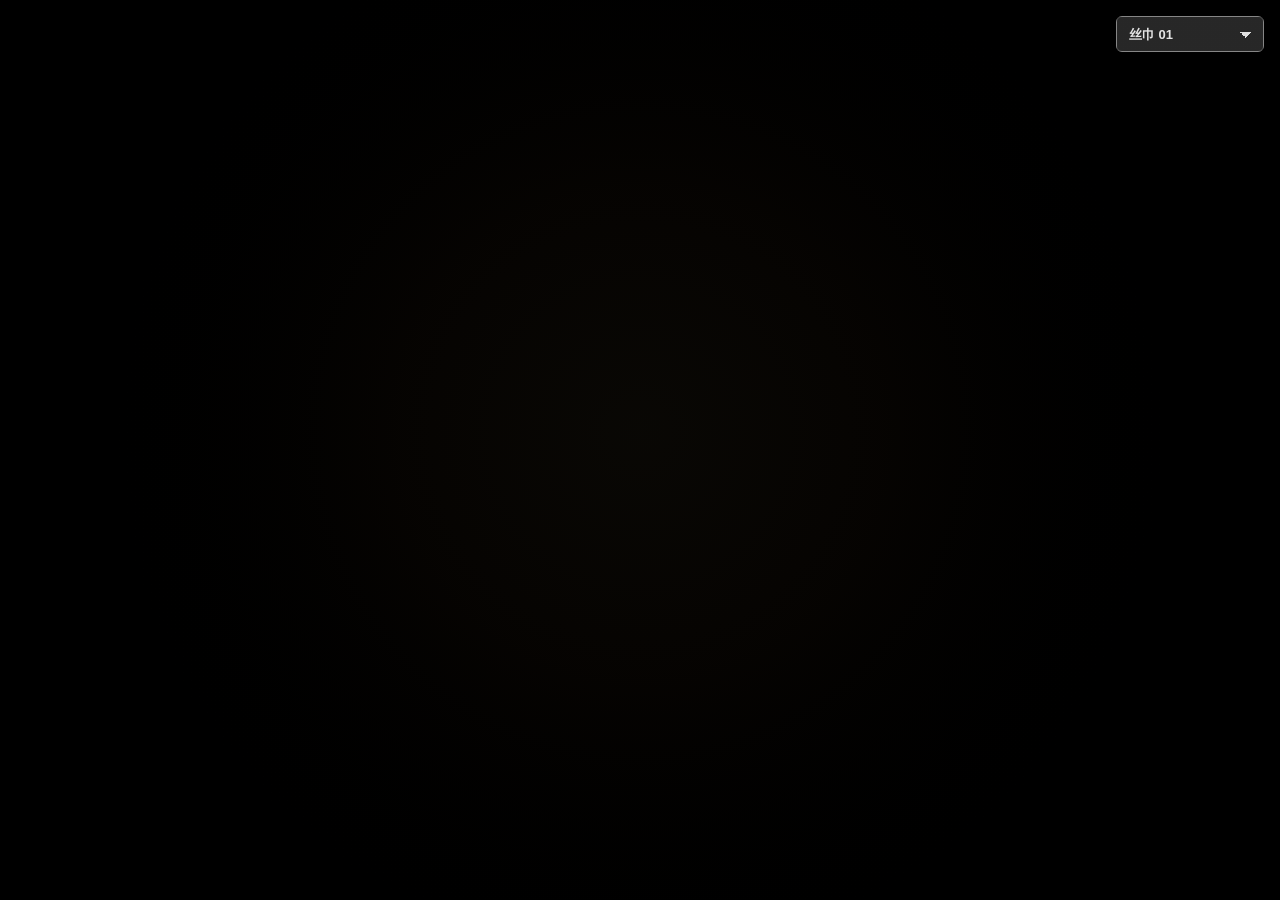
<file: 1x/特效/index.html>
<!doctype html>
<html lang="zh-CN">
  <head>
    <meta charset="utf-8">
    <meta name="viewport" content="width=device-width, initial-scale=1, maximum-scale=1, user-scalable=no">
    <title>纹样发光织物特效</title>
    <link rel="stylesheet" href="./styles.css">
  </head>
  <body>
    <main class="stage-shell">
      <canvas id="effect-canvas" aria-label="纹样发光织物特效"></canvas>
      <label class="image-picker" aria-label="选择图片">
        <select id="image-select"></select>
      </label>
    </main>
    <script src="./fabric-data.js"></script>
    <script src="./app.js"></script>
  </body>
</html>
</file>
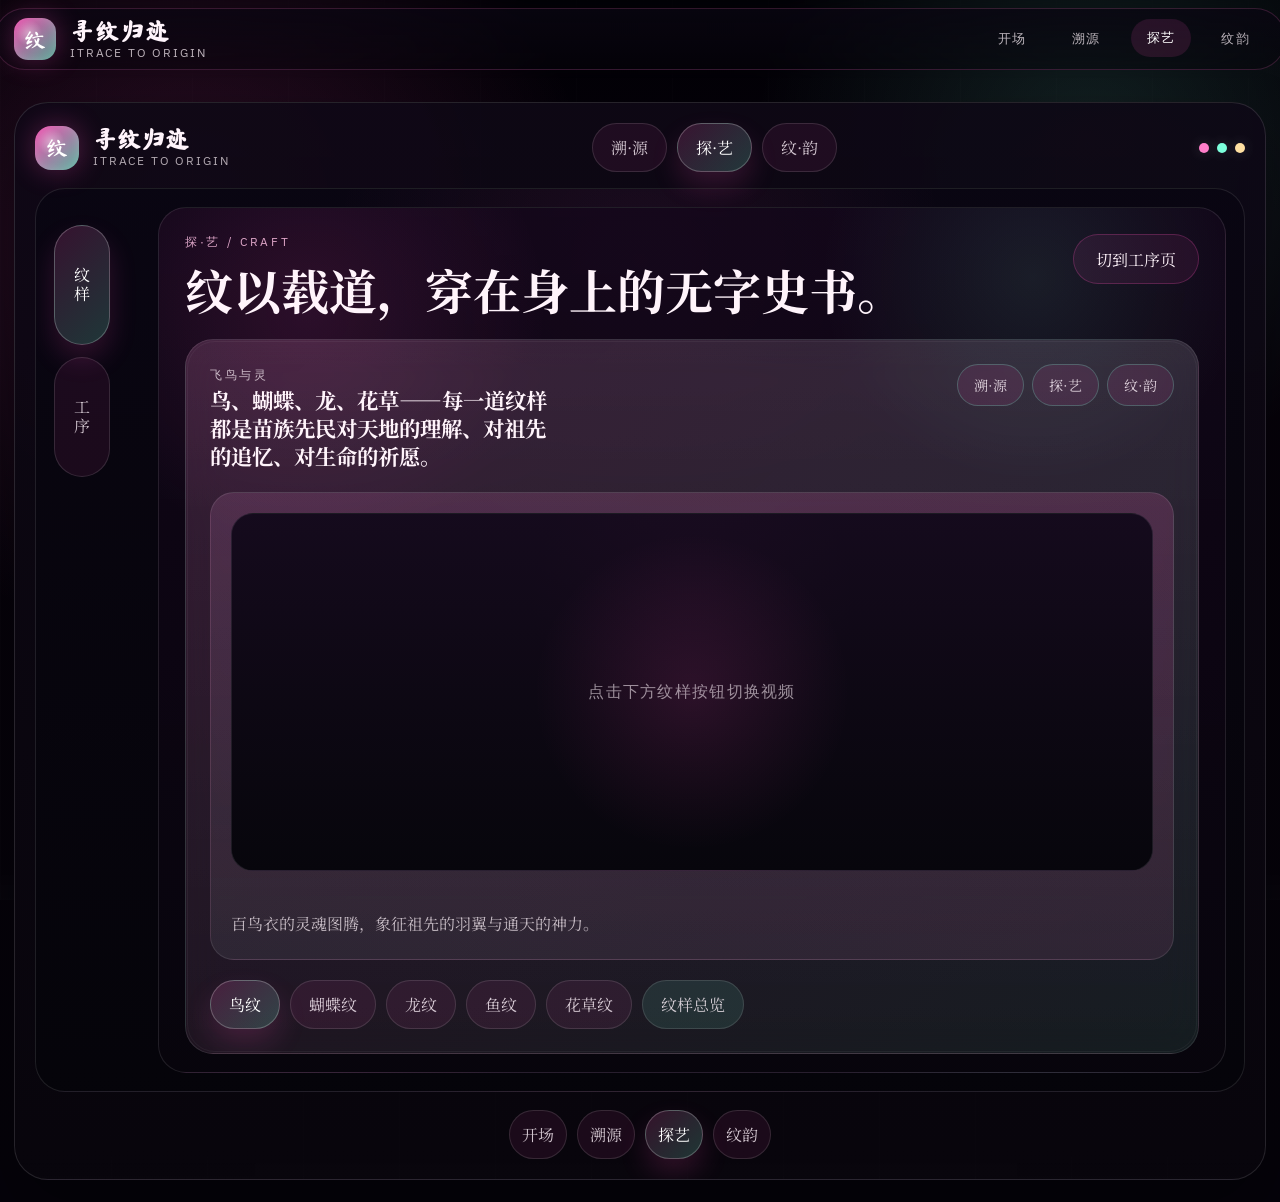
<file: craft-motifs.html>
<!DOCTYPE html>
<html lang="zh-CN">
  <head>
    <meta charset="UTF-8" />
    <meta name="viewport" content="width=device-width, initial-scale=1.0" />
    <title>寻纹归迹 | 探艺纹样</title>
    <meta name="description" content="鱼灯交互原型的纹样页，独立 HTML 版本。" />
    <link rel="stylesheet" href="./styles.css" />
  </head>
  <body class="immersive-page">
    <svg class="svg-defs" aria-hidden="true" focusable="false">
      <defs>
        <linearGradient id="fish-body-gradient" x1="0%" y1="0%" x2="100%" y2="100%">
          <stop offset="0%" stop-color="#fdf2ff" />
          <stop offset="35%" stop-color="#ff91d9" />
          <stop offset="70%" stop-color="#a5ffd9" />
          <stop offset="100%" stop-color="#63f4dc" />
        </linearGradient>
        <linearGradient id="fish-fin-gradient" x1="0%" y1="0%" x2="100%" y2="100%">
          <stop offset="0%" stop-color="#ff4db8" />
          <stop offset="100%" stop-color="#e3fff6" />
        </linearGradient>
        <radialGradient id="fish-eye-gradient" cx="50%" cy="50%" r="65%">
          <stop offset="0%" stop-color="#fbf3ff" />
          <stop offset="100%" stop-color="#ff78ce" />
        </radialGradient>
        <symbol id="fish-lantern" viewBox="0 0 420 220">
          <g fill="none" fill-rule="evenodd">
            <path d="M334 109c20-8 44 8 48 18-10 7-31 15-48 11-11-3-19-2-31 5-44 26-119 45-196 12-21-9-37-22-42-35 6-20 23-38 47-47 76-30 164-17 213 10 7 4 11 5 17 5 6 0 13-2 24-9 10-6 23-6 32 0-8 5-12 12-12 18 0 7 4 12 12 12z" fill="url(#fish-body-gradient)" opacity="0.88" stroke="#ffe4ff" stroke-width="5" />
            <path d="M318 78c19-11 39-28 42-42 17 20 24 41 20 55-17-4-34-7-62 2z" fill="url(#fish-fin-gradient)" opacity="0.95" stroke="#ff7cd5" stroke-width="4" />
            <path d="M320 146c18 8 35 26 40 42 15-17 18-34 16-47-18-1-32-1-56 5z" fill="url(#fish-fin-gradient)" opacity="0.95" stroke="#79ffd7" stroke-width="4" />
            <path d="M107 72c-20 10-33 31-33 58 0 18 5 31 15 44-16-1-28 3-38 11-4-14-4-38 3-56 8-19 24-33 53-44z" fill="#ff4fb5" opacity="0.7" />
            <path d="M140 51c23-16 66-24 109-18-21 11-33 26-33 42-40-12-73-6-76-24-1-6-1-1 0 0z" fill="#ff55bf" opacity="0.5" />
            <path d="M205 45c8 7 12 20 8 31 28-5 54 0 75 12-8-25-32-42-83-43z" fill="#92ffd6" opacity="0.4" />
            <circle cx="125" cy="108" r="22" fill="url(#fish-eye-gradient)" stroke="#fff0ff" stroke-width="5" />
            <circle cx="125" cy="108" r="8" fill="#1e0d28" />
            <path d="M86 103c-8 4-15 11-21 21" stroke="#fff3fb" stroke-width="5" stroke-linecap="round" opacity="0.72" />
            <path d="M80 95c-11 0-21 6-31 16" stroke="#ff74cc" stroke-width="3.5" stroke-linecap="round" />
            <path d="M79 129c-9 3-18 10-25 20" stroke="#79ffd7" stroke-width="3.5" stroke-linecap="round" />
            <g stroke="#ffe0ff" stroke-width="4" stroke-linecap="round" opacity="0.8">
              <path d="M178 73c15-16 33-19 51-17" />
              <path d="M212 75c15-13 34-14 51-9" />
              <path d="M251 83c14-9 31-8 44-2" />
              <path d="M163 99c18-14 37-16 56-10" />
              <path d="M205 101c17-11 36-10 53-3" />
              <path d="M253 104c14-7 28-4 40 1" />
              <path d="M157 126c16-12 35-13 53-8" />
              <path d="M196 129c17-10 34-10 48-4" />
              <path d="M239 132c13-7 27-6 39-1" />
            </g>
            <g stroke="#ff51b4" stroke-width="3" opacity="0.6">
              <path d="M149 76c6 18 6 66 0 91" />
              <path d="M185 66c4 27 4 84 0 104" />
              <path d="M223 61c2 32 2 92 0 107" />
              <path d="M261 69c0 28 0 78 0 95" />
              <path d="M296 84c-2 18-2 50 0 67" />
            </g>
            <path d="M319 102c9 4 15 10 23 21" stroke="#fff3fb" stroke-width="4" stroke-linecap="round" opacity="0.8" />
            <path d="M286 55c10-14 23-22 36-26" stroke="#7cffd9" stroke-width="3" stroke-linecap="round" />
            <path d="M292 166c10 15 23 24 35 28" stroke="#ff63c0" stroke-width="3" stroke-linecap="round" />
          </g>
        </symbol>
      </defs>
    </svg>

    <div class="page-shell">
      <header class="site-header">
        <a class="brand" href="./index.html" aria-label="返回多页首页">
          <span class="brand-mark">纹</span>
          <span class="brand-copy">
            <strong>寻纹归迹</strong>
            <small>ITRACE TO ORIGIN</small>
          </span>
        </a>
        <nav class="site-nav">
          <a href="./index.html">开场</a>
          <a href="./origin-history.html">溯源</a>
          <a class="is-current" href="./craft-motifs.html">探艺</a>
          <a href="./dance-stage.html">纹韵</a>
        </nav>
      </header>

      <main id="top">
        <section class="section experience" data-reveal>
          <div class="section-heading">
            <span class="section-index">04</span>
            <div>
              <p class="eyebrow">CRAFT PAGE / MOTIF BOARD</p>
              <h2>纹样主板、工作台和侧边详情，现在都是这张独立页面的内容。</h2>
            </div>
          </div>

          <article class="prototype-intro glass-card reveal-item is-visible">
            <p class="card-kicker">当前页</p>
            <h3>这里承接原视频里更像“展板拼贴”的那一屏。</h3>
            <p>页间切换已经独立；纹样按钮在这页里继续保留为板块索引，维持原本的浏览节奏。</p>
            <div class="page-card-actions">
              <a class="button button-primary" href="./craft-process.html">去制作过程</a>
              <a class="button button-ghost" href="./origin-customs.html">回习俗页</a>
            </div>
          </article>

          <div class="app-window reveal-item is-visible">
            <div class="app-topbar">
              <a class="app-home" href="./index.html" aria-label="返回入口页">
                <span class="app-home-mark">纹</span>
                <span class="app-home-copy">
                  <strong>寻纹归迹</strong>
                  <small>ITRACE TO ORIGIN</small>
                </span>
              </a>

              <div class="app-tabs" aria-label="主页面切换">
                <a class="app-tab" href="./origin-history.html">溯·源</a>
                <a class="app-tab is-active" href="./craft-motifs.html">探·艺</a>
                <a class="app-tab" href="./dance-stage.html">纹·韵</a>
              </div>

              <div class="app-lights" aria-hidden="true">
                <span></span>
                <span></span>
                <span></span>
              </div>
            </div>

            <div class="app-viewport">
              <section class="proto-screen screen-craft is-active">
                <aside class="screen-rail" aria-label="探艺子页面">
                  <a class="rail-tab is-active" href="./craft-motifs.html">纹样</a>
                  <a class="rail-tab" href="./craft-process.html">工序</a>
                </aside>

                <div class="screen-inner">
                  <div class="screen-copy">
                    <div>
                      <p class="card-kicker">探·艺 / CRAFT</p>
                      <h3>纹以载道，穿在身上的无字史书。</h3>
                    </div>
                    <div class="screen-copy-actions">
                      <a class="button button-ghost" href="./craft-process.html">切到工序页</a>
                    </div>
                  </div>

                  <div class="craft-view is-active">
                    <div class="craft-motifs-layout">
                      <article class="craft-collage glass-panel">
                        <div class="craft-collage-head">
                          <div>
                            <p class="card-kicker">飞鸟与灵</p>
                            <h4>鸟、蝴蝶、龙、花草——每一道纹样都是苗族先民对天地的理解、对祖先的追忆、对生命的祈愿。</h4>
                          </div>
                          <div class="mini-tabs">
                            <span>溯·源</span>
                            <span>探·艺</span>
                            <span>纹·韵</span>
                          </div>
                        </div>

                        <div class="collage-canvas">
                          <div class="collage-scene">
                            <div class="collage-table">
                              <div class="motif-video-shell">
                                <video
                                  class="motif-video"
                                  id="motif-video"
                                  playsinline
                                  preload="metadata"
                                  
                                ></video>
                                <div class="motif-video-placeholder" id="motif-video-placeholder">
                                  点击下方纹样按钮切换视频
                                </div>
                              </div>
                              <p id="motif-description">百鸟衣的灵魂图腾，象征祖先的羽翼与通天的神力。</p>
                            </div>
                          </div>
                        </div>

                        <div class="motif-picker">
                          <button class="motif-button is-active" type="button" data-motif-key="鸟纹">鸟纹</button>
                          <button class="motif-button" type="button" data-motif-key="蝴蝶纹">蝴蝶纹</button>
                          <button class="motif-button" type="button" data-motif-key="龙纹">龙纹</button>
                          <button class="motif-button" type="button" data-motif-key="鱼纹">鱼纹</button>
                          <button class="motif-button" type="button" data-motif-key="花草纹">花草纹</button>
                          <button class="motif-button motif-random" type="button" data-motif-key="纹样总览">纹样总览</button>
                        </div>
                      </article>
                    </div>
                  </div>
                </div>
              </section>
            </div>

            <div class="app-dock">
              <a class="dock-item" href="./index.html">开场</a>
              <a class="dock-item" href="./origin-history.html">溯源</a>
              <a class="dock-item is-active" href="./craft-motifs.html">探艺</a>
              <a class="dock-item" href="./dance-stage.html">纹韵</a>
            </div>
          </div>
        </section>
      </main>

      <footer class="site-footer">
        <p>纹样页已经拆成单独 HTML。</p>
      </footer>
    </div>

    <script src="./script.js"></script>
  </body>
</html>
</file>
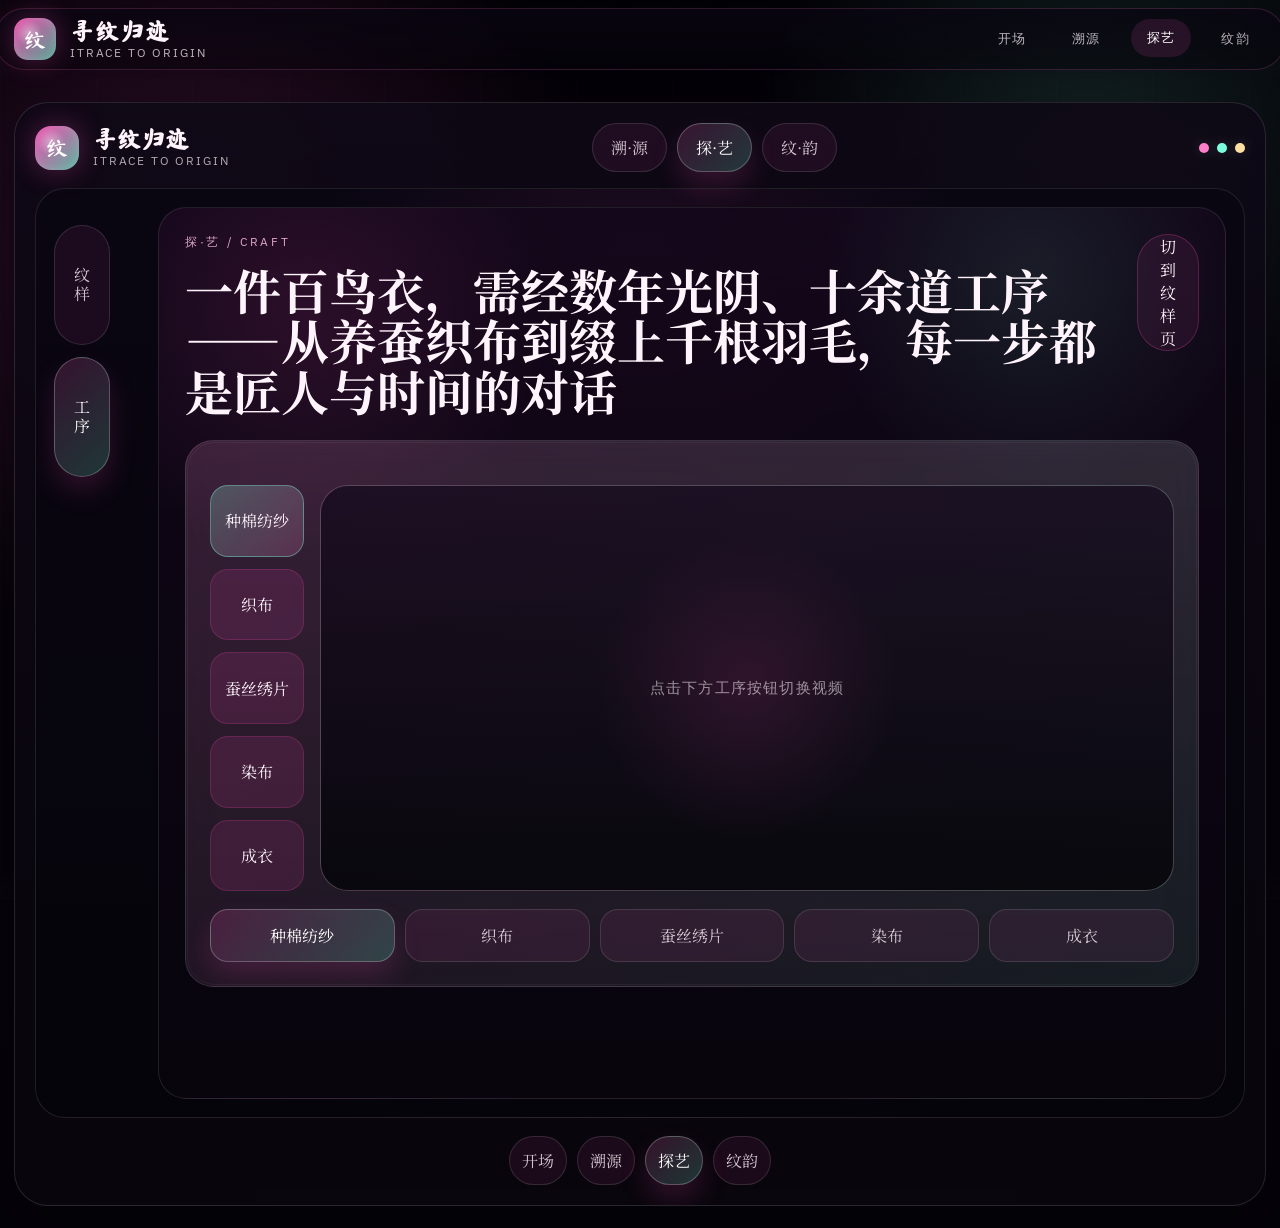
<file: craft-process.html>
<!DOCTYPE html>
<html lang="zh-CN">
  <head>
    <meta charset="UTF-8" />
    <meta name="viewport" content="width=device-width, initial-scale=1.0" />
    <title> 寻纹归迹 | 匠造之迹</title>
    <meta name="description" content="鱼灯交互原型的制作过程页，独立 HTML 版本。" />
    <link rel="stylesheet" href="./styles.css" />
  </head>
  <body class="immersive-page">
    <svg class="svg-defs" aria-hidden="true" focusable="false">
      <defs>
        <linearGradient id="fish-body-gradient" x1="0%" y1="0%" x2="100%" y2="100%">
          <stop offset="0%" stop-color="#fdf2ff" />
          <stop offset="35%" stop-color="#ff91d9" />
          <stop offset="70%" stop-color="#a5ffd9" />
          <stop offset="100%" stop-color="#63f4dc" />
        </linearGradient>
        <linearGradient id="fish-fin-gradient" x1="0%" y1="0%" x2="100%" y2="100%">
          <stop offset="0%" stop-color="#ff4db8" />
          <stop offset="100%" stop-color="#e3fff6" />
        </linearGradient>
        <radialGradient id="fish-eye-gradient" cx="50%" cy="50%" r="65%">
          <stop offset="0%" stop-color="#fbf3ff" />
          <stop offset="100%" stop-color="#ff78ce" />
        </radialGradient>
        <symbol id="fish-lantern" viewBox="0 0 420 220">
          <g fill="none" fill-rule="evenodd">
            <path d="M334 109c20-8 44 8 48 18-10 7-31 15-48 11-11-3-19-2-31 5-44 26-119 45-196 12-21-9-37-22-42-35 6-20 23-38 47-47 76-30 164-17 213 10 7 4 11 5 17 5 6 0 13-2 24-9 10-6 23-6 32 0-8 5-12 12-12 18 0 7 4 12 12 12z" fill="url(#fish-body-gradient)" opacity="0.88" stroke="#ffe4ff" stroke-width="5" />
            <path d="M318 78c19-11 39-28 42-42 17 20 24 41 20 55-17-4-34-7-62 2z" fill="url(#fish-fin-gradient)" opacity="0.95" stroke="#ff7cd5" stroke-width="4" />
            <path d="M320 146c18 8 35 26 40 42 15-17 18-34 16-47-18-1-32-1-56 5z" fill="url(#fish-fin-gradient)" opacity="0.95" stroke="#79ffd7" stroke-width="4" />
            <path d="M107 72c-20 10-33 31-33 58 0 18 5 31 15 44-16-1-28 3-38 11-4-14-4-38 3-56 8-19 24-33 53-44z" fill="#ff4fb5" opacity="0.7" />
            <path d="M140 51c23-16 66-24 109-18-21 11-33 26-33 42-40-12-73-6-76-24-1-6-1-1 0 0z" fill="#ff55bf" opacity="0.5" />
            <path d="M205 45c8 7 12 20 8 31 28-5 54 0 75 12-8-25-32-42-83-43z" fill="#92ffd6" opacity="0.4" />
            <circle cx="125" cy="108" r="22" fill="url(#fish-eye-gradient)" stroke="#fff0ff" stroke-width="5" />
            <circle cx="125" cy="108" r="8" fill="#1e0d28" />
            <path d="M86 103c-8 4-15 11-21 21" stroke="#fff3fb" stroke-width="5" stroke-linecap="round" opacity="0.72" />
            <path d="M80 95c-11 0-21 6-31 16" stroke="#ff74cc" stroke-width="3.5" stroke-linecap="round" />
            <path d="M79 129c-9 3-18 10-25 20" stroke="#79ffd7" stroke-width="3.5" stroke-linecap="round" />
            <g stroke="#ffe0ff" stroke-width="4" stroke-linecap="round" opacity="0.8">
              <path d="M178 73c15-16 33-19 51-17" />
              <path d="M212 75c15-13 34-14 51-9" />
              <path d="M251 83c14-9 31-8 44-2" />
              <path d="M163 99c18-14 37-16 56-10" />
              <path d="M205 101c17-11 36-10 53-3" />
              <path d="M253 104c14-7 28-4 40 1" />
              <path d="M157 126c16-12 35-13 53-8" />
              <path d="M196 129c17-10 34-10 48-4" />
              <path d="M239 132c13-7 27-6 39-1" />
            </g>
            <g stroke="#ff51b4" stroke-width="3" opacity="0.6">
              <path d="M149 76c6 18 6 66 0 91" />
              <path d="M185 66c4 27 4 84 0 104" />
              <path d="M223 61c2 32 2 92 0 107" />
              <path d="M261 69c0 28 0 78 0 95" />
              <path d="M296 84c-2 18-2 50 0 67" />
            </g>
            <path d="M319 102c9 4 15 10 23 21" stroke="#fff3fb" stroke-width="4" stroke-linecap="round" opacity="0.8" />
            <path d="M286 55c10-14 23-22 36-26" stroke="#7cffd9" stroke-width="3" stroke-linecap="round" />
            <path d="M292 166c10 15 23 24 35 28" stroke="#ff63c0" stroke-width="3" stroke-linecap="round" />
          </g>
        </symbol>
      </defs>
    </svg>

    <div class="page-shell">
      <header class="site-header">
        <a class="brand" href="./index.html" aria-label="返回多页首页">
          <span class="brand-mark">纹</span>
          <span class="brand-copy">
            <strong>寻纹归迹</strong>
            <small>ITRACE TO ORIGIN</small>
          </span>
        </a>
        <nav class="site-nav">
          <a href="./index.html">开场</a>
          <a href="./origin-history.html">溯源</a>
          <a class="is-current" href="./craft-process.html">探艺</a>
          <a href="./dance-stage.html">纹韵</a>
        </nav>
      </header>

      <main id="top">
        <section class="section experience" data-reveal>
          <div class="section-heading">
            <span class="section-index">05</span>
            <div>
              <p class="eyebrow">CRAFT PAGE / PROCESS</p>
              <h2>制作过程也已经拆成单独页面，工序区和说明区不再寄居在同一张总页里。</h2>
            </div>
          </div>

          <article class="prototype-intro glass-card reveal-item is-visible">
            <p class="card-kicker">当前页</p>
            <h3>这里承接匠人工作区、底部工序条和右侧步骤说明。</h3>
            <p>当前重点是把视频中的“切页逻辑”改成真实页面跳转，所以这页会直接承接整个制作过程的完整板块。</p>
            <div class="page-card-actions">
              <a class="button button-primary" href="./craft-motifs.html">回纹样页</a>
              <a class="button button-ghost" href="./dance-stage.html">进入纹韵</a>
            </div>
          </article>

          <div class="app-window reveal-item is-visible">
            <div class="app-topbar">
              <a class="app-home" href="./index.html" aria-label="返回入口页">
                <span class="app-home-mark">纹</span>
                <span class="app-home-copy">
                  <strong>寻纹归迹</strong>
                  <small>ITRACE TO ORIGIN</small>
                </span>
              </a>

              <div class="app-tabs" aria-label="主页面切换">
                <a class="app-tab" href="./origin-history.html">溯·源</a>
                <a class="app-tab is-active" href="./craft-process.html">探·艺</a>
                <a class="app-tab" href="./dance-stage.html">纹·韵</a>
              </div>

              <div class="app-lights" aria-hidden="true">
                <span></span>
                <span></span>
                <span></span>
              </div>
            </div>

            <div class="app-viewport">
              <section class="proto-screen screen-craft is-active">
                <aside class="screen-rail" aria-label="探艺子页面">
                  <a class="rail-tab" href="./craft-motifs.html">纹样</a>
                  <a class="rail-tab is-active" href="./craft-process.html">工序</a>
                </aside>

                <div class="screen-inner">
                  <div class="screen-copy">
                    <div>
                      <p class="card-kicker">探·艺 / CRAFT</p>
                      <h3>一件百鸟衣，需经数年光阴、十余道工序——从养蚕织布到缀上千根羽毛，每一步都是匠人与时间的对话</h3>
                    </div>
                    <div class="screen-copy-actions">
                      <a class="button button-ghost" href="./craft-motifs.html">切到纹样页</a>
                    </div>
                  </div>

                  <div class="craft-view is-active">
                    <div class="process-layout">
                      <article class="process-workshop glass-panel">
                        <div class="process-stage">
                          <div class="process-float-cards">
                            <button class="process-float-card is-active" type="button" data-process-key="种棉纺纱">种棉纺纱</button>
                            <button class="process-float-card" type="button" data-process-key="织布">织布</button>
                            <button class="process-float-card" type="button" data-process-key="蚕丝绣片">蚕丝绣片</button>
                            <button class="process-float-card" type="button" data-process-key="染布">染布</button>
                            <button class="process-float-card" type="button" data-process-key="成衣">成衣</button>
                          </div>

                          <div class="process-artisan">
                            <video
                              class="process-video"
                              id="process-video"
                              playsinline
                              preload="metadata"
                              
                            ></video>
                            <div class="process-video-placeholder" id="process-video-placeholder">
                              点击下方工序按钮切换视频
                            </div>
                          </div>
                        </div>

                        <div class="process-strip-buttons">
                          <button class="process-button is-active" type="button" data-process-key="种棉纺纱">种棉纺纱</button>
                          <button class="process-button" type="button" data-process-key="织布">织布</button>
                          <button class="process-button" type="button" data-process-key="蚕丝绣片">蚕丝绣片</button>
                          <button class="process-button" type="button" data-process-key="染布">染布</button>
                          <button class="process-button" type="button" data-process-key="成衣">成衣</button>
                        </div>
                      </article>
                    </div>
                  </div>
                </div>
              </section>
            </div>

            <div class="app-dock">
              <a class="dock-item" href="./index.html">开场</a>
              <a class="dock-item" href="./origin-history.html">溯源</a>
              <a class="dock-item is-active" href="./craft-process.html">探艺</a>
              <a class="dock-item" href="./dance-stage.html">纹韵</a>
            </div>
          </div>
        </section>
      </main>

      <footer class="site-footer">
        <p>工序页也已经独立。</p>
      </footer>
    </div>

    <script src="./script.js"></script>
  </body>
</html>
</file>
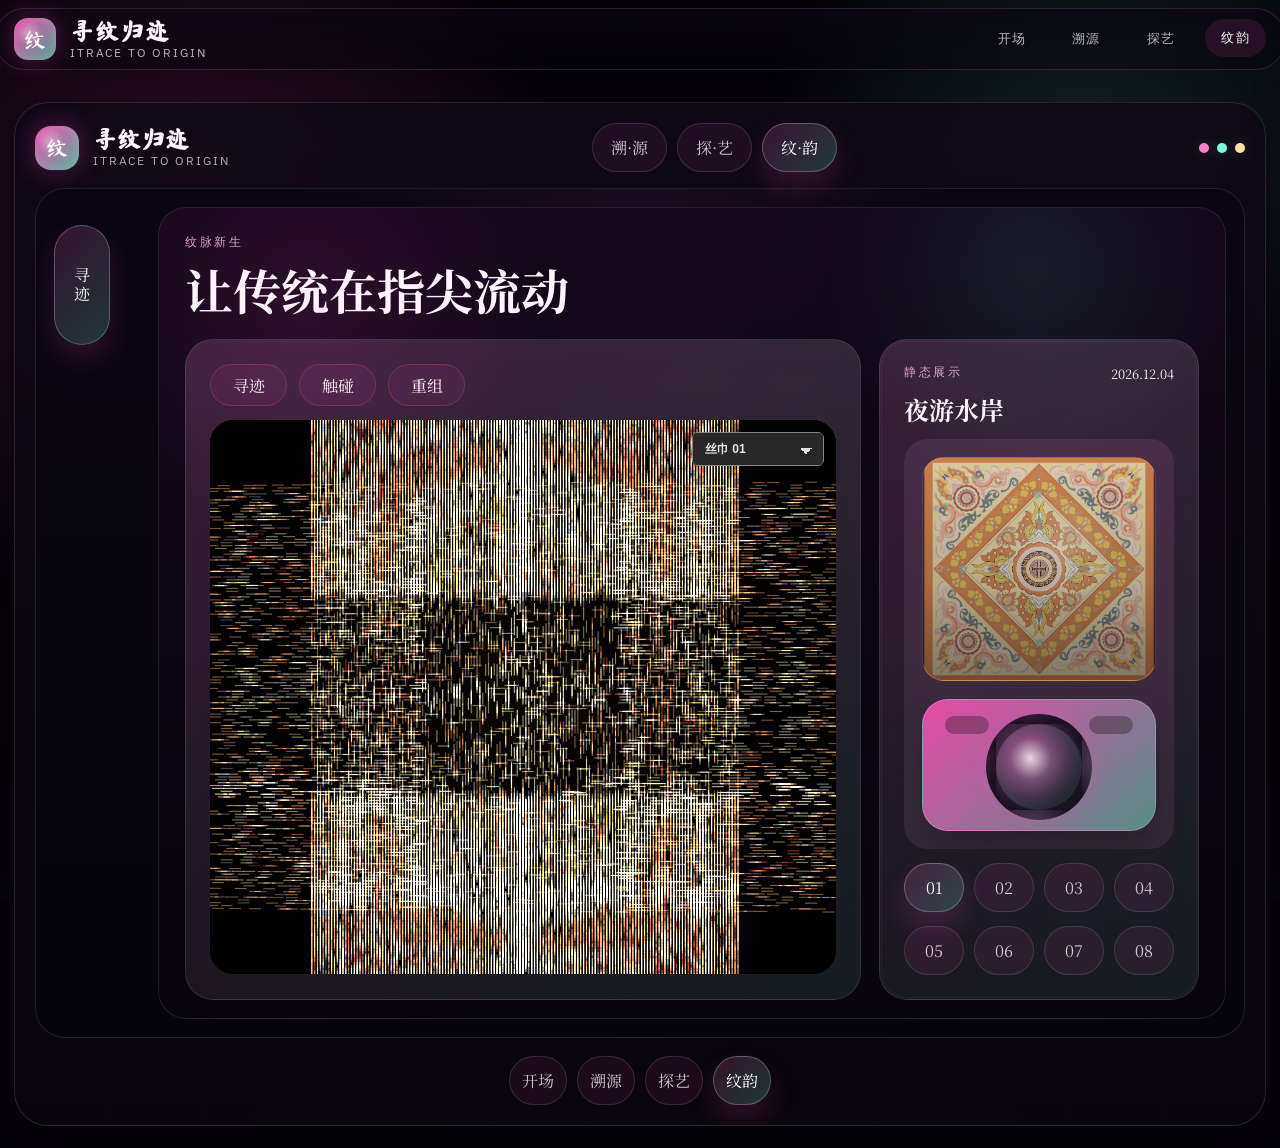
<file: dance-stage.html>
<!DOCTYPE html>
<html lang="zh-CN">
  <head>
    <meta charset="UTF-8" />
    <meta name="viewport" content="width=device-width, initial-scale=1.0" />
    <title>寻纹归迹 | 纹脉新生</title>
    <meta name="description" content="鱼灯交互原型的舞鱼灯页，独立 HTML 版本。" />
    <link rel="stylesheet" href="./styles.css" />
  </head>
  <body class="immersive-page">
    <svg class="svg-defs" aria-hidden="true" focusable="false">
      <defs>
        <linearGradient id="fish-body-gradient" x1="0%" y1="0%" x2="100%" y2="100%">
          <stop offset="0%" stop-color="#fdf2ff" />
          <stop offset="35%" stop-color="#ff91d9" />
          <stop offset="70%" stop-color="#a5ffd9" />
          <stop offset="100%" stop-color="#63f4dc" />
        </linearGradient>
        <linearGradient id="fish-fin-gradient" x1="0%" y1="0%" x2="100%" y2="100%">
          <stop offset="0%" stop-color="#ff4db8" />
          <stop offset="100%" stop-color="#e3fff6" />
        </linearGradient>
        <radialGradient id="fish-eye-gradient" cx="50%" cy="50%" r="65%">
          <stop offset="0%" stop-color="#fbf3ff" />
          <stop offset="100%" stop-color="#ff78ce" />
        </radialGradient>
        <symbol id="fish-lantern" viewBox="0 0 420 220">
          <g fill="none" fill-rule="evenodd">
            <path d="M334 109c20-8 44 8 48 18-10 7-31 15-48 11-11-3-19-2-31 5-44 26-119 45-196 12-21-9-37-22-42-35 6-20 23-38 47-47 76-30 164-17 213 10 7 4 11 5 17 5 6 0 13-2 24-9 10-6 23-6 32 0-8 5-12 12-12 18 0 7 4 12 12 12z" fill="url(#fish-body-gradient)" opacity="0.88" stroke="#ffe4ff" stroke-width="5" />
            <path d="M318 78c19-11 39-28 42-42 17 20 24 41 20 55-17-4-34-7-62 2z" fill="url(#fish-fin-gradient)" opacity="0.95" stroke="#ff7cd5" stroke-width="4" />
            <path d="M320 146c18 8 35 26 40 42 15-17 18-34 16-47-18-1-32-1-56 5z" fill="url(#fish-fin-gradient)" opacity="0.95" stroke="#79ffd7" stroke-width="4" />
            <path d="M107 72c-20 10-33 31-33 58 0 18 5 31 15 44-16-1-28 3-38 11-4-14-4-38 3-56 8-19 24-33 53-44z" fill="#ff4fb5" opacity="0.7" />
            <path d="M140 51c23-16 66-24 109-18-21 11-33 26-33 42-40-12-73-6-76-24-1-6-1-1 0 0z" fill="#ff55bf" opacity="0.5" />
            <path d="M205 45c8 7 12 20 8 31 28-5 54 0 75 12-8-25-32-42-83-43z" fill="#92ffd6" opacity="0.4" />
            <circle cx="125" cy="108" r="22" fill="url(#fish-eye-gradient)" stroke="#fff0ff" stroke-width="5" />
            <circle cx="125" cy="108" r="8" fill="#1e0d28" />
            <path d="M86 103c-8 4-15 11-21 21" stroke="#fff3fb" stroke-width="5" stroke-linecap="round" opacity="0.72" />
            <path d="M80 95c-11 0-21 6-31 16" stroke="#ff74cc" stroke-width="3.5" stroke-linecap="round" />
            <path d="M79 129c-9 3-18 10-25 20" stroke="#79ffd7" stroke-width="3.5" stroke-linecap="round" />
            <g stroke="#ffe0ff" stroke-width="4" stroke-linecap="round" opacity="0.8">
              <path d="M178 73c15-16 33-19 51-17" />
              <path d="M212 75c15-13 34-14 51-9" />
              <path d="M251 83c14-9 31-8 44-2" />
              <path d="M163 99c18-14 37-16 56-10" />
              <path d="M205 101c17-11 36-10 53-3" />
              <path d="M253 104c14-7 28-4 40 1" />
              <path d="M157 126c16-12 35-13 53-8" />
              <path d="M196 129c17-10 34-10 48-4" />
              <path d="M239 132c13-7 27-6 39-1" />
            </g>
            <g stroke="#ff51b4" stroke-width="3" opacity="0.6">
              <path d="M149 76c6 18 6 66 0 91" />
              <path d="M185 66c4 27 4 84 0 104" />
              <path d="M223 61c2 32 2 92 0 107" />
              <path d="M261 69c0 28 0 78 0 95" />
              <path d="M296 84c-2 18-2 50 0 67" />
            </g>
            <path d="M319 102c9 4 15 10 23 21" stroke="#fff3fb" stroke-width="4" stroke-linecap="round" opacity="0.8" />
            <path d="M286 55c10-14 23-22 36-26" stroke="#7cffd9" stroke-width="3" stroke-linecap="round" />
            <path d="M292 166c10 15 23 24 35 28" stroke="#ff63c0" stroke-width="3" stroke-linecap="round" />
          </g>
        </symbol>
      </defs>
    </svg>

    <div class="page-shell">
      <header class="site-header">
        <a class="brand" href="./index.html" aria-label="返回多页首页">
          <span class="brand-mark">纹</span>
          <span class="brand-copy">
            <strong>寻纹归迹</strong>
            <small>ITRACE TO ORIGIN</small>
          </span>
        </a>
        <nav class="site-nav">
          <a href="./index.html">开场</a>
          <a href="./origin-history.html">溯源</a>
          <a href="./craft-motifs.html">探艺</a>
          <a class="is-current" href="./dance-stage.html">纹韵</a>
        </nav>
      </header>

      <main id="top">
        <section class="section experience" data-reveal>
          <div class="section-heading">
            <span class="section-index">06</span>
            <div>
              <p class="eyebrow">DANCE PAGE / STAGE</p>
              <h2>舞鱼灯已经是一张独立页面，舞台互动和相框切换都留在这里。</h2>
            </div>
          </div>

          <article class="prototype-intro glass-card reveal-item is-visible">
            <p class="card-kicker">当前页</p>
            <h3>这里负责拖动鱼灯、切素材、选贴纸。</h3>
            <p>你在这页做的相框和贴纸选择，会通过本地存储同步到留影页，不需要再塞回一个总页面里。</p>
            <div class="page-card-actions">
            </div>
          </article>

          <div class="app-window reveal-item is-visible">
            <div class="app-topbar">
              <a class="app-home" href="./index.html" aria-label="返回入口页">
                <span class="app-home-mark">纹</span>
                <span class="app-home-copy">
                  <strong>寻纹归迹</strong>
                  <small>ITRACE TO ORIGIN</small>
                </span>
              </a>

              <div class="app-tabs" aria-label="主页面切换">
                <a class="app-tab" href="./origin-history.html">溯·源</a>
                <a class="app-tab" href="./craft-motifs.html">探·艺</a>
                <a class="app-tab is-active" href="./dance-stage.html">纹·韵</a>
              </div>

              <div class="app-lights" aria-hidden="true">
                <span></span>
                <span></span>
                <span></span>
              </div>
            </div>

            <div class="app-viewport">
              <section class="proto-screen screen-dance is-active">
                <aside class="screen-rail" aria-label="舞韵子页面">
                  <a class="rail-tab is-active" href="./dance-stage.html">寻迹</a>
                </aside>

                <div class="screen-inner">
                  <div class="screen-copy">
                    <div>
                      <p class="card-kicker">纹脉新生</p>
                      <h3>让传统在指尖流动</h3>
                    </div>
                  </div>

                  <div class="dance-view is-active">
                    <div class="dance-stage-layout">
                      <article class="pointer-panel glass-panel">
                        <div class="pointer-panel-head">
                          <a class="button button-ghost pointer-button">寻迹</a>
                          <a class="button button-ghost pointer-button">触碰</a>
                          <a class="button button-ghost pointer-button">重组</a>
                        </div>

                        <iframe
                          class="pointer-frame"
                          src="./1x/特效/index.html"
                          title="纹样发光织物特效"
                          loading="lazy"
                        ></iframe>
                      </article>

                      <article class="camera-panel glass-panel">
                        <div class="photo-header">
                          <div>
                            <p class="card-kicker">静态展示</p>
                            <h3 id="photo-title">夜游水岸</h3>
                          </div>
                          <span class="photo-date" id="photo-date">2026.03.18</span>
                        </div>

                        <div class="photo-frame-board">
                          <div class="photo-scene" id="photo-scene" data-photo="night">
                            <div class="sticker-layer" id="sticker-layer" data-sticker="fish"></div>
                          </div>
                          <div class="camera-body" aria-hidden="true">
                            <div class="camera-lens"></div>
                          </div>
                        </div>

                        <div class="thumb-row">
                          <button class="thumb-chip" type="button" data-photo-select="photo01">01</button>
                          <button class="thumb-chip" type="button" data-photo-select="photo02">02</button>
                          <button class="thumb-chip" type="button" data-photo-select="photo03">03</button>
                          <button class="thumb-chip" type="button" data-photo-select="photo04">04</button>
                        </div>

                        <div class="sticker-row">
                          <button class="sticker-chip" type="button" data-photo-select="photo05">05</button>
                          <button class="sticker-chip" type="button" data-photo-select="photo06">06</button>
                          <button class="sticker-chip" type="button" data-photo-select="photo07">07</button>
                          <button class="sticker-chip" type="button" data-photo-select="photo08">08</button>
                        </div>
                      </article>
                    </div>
                  </div>
                </div>
              </section>
            </div>

            <div class="app-dock">
              <a class="dock-item" href="./index.html">开场</a>
              <a class="dock-item" href="./origin-history.html">溯源</a>
              <a class="dock-item" href="./craft-motifs.html">探艺</a>
              <a class="dock-item is-active" href="./dance-stage.html">纹韵</a>
            </div>
          </div>
        </section>
      </main>

      <footer class="site-footer">
        <p>舞台页已独立，且会把选中的素材同步到留影页。这一组已经不再依赖单页状态机。</p>
      </footer>
    </div>

    <script src="./script.js"></script>
  </body>
</html>
</file>
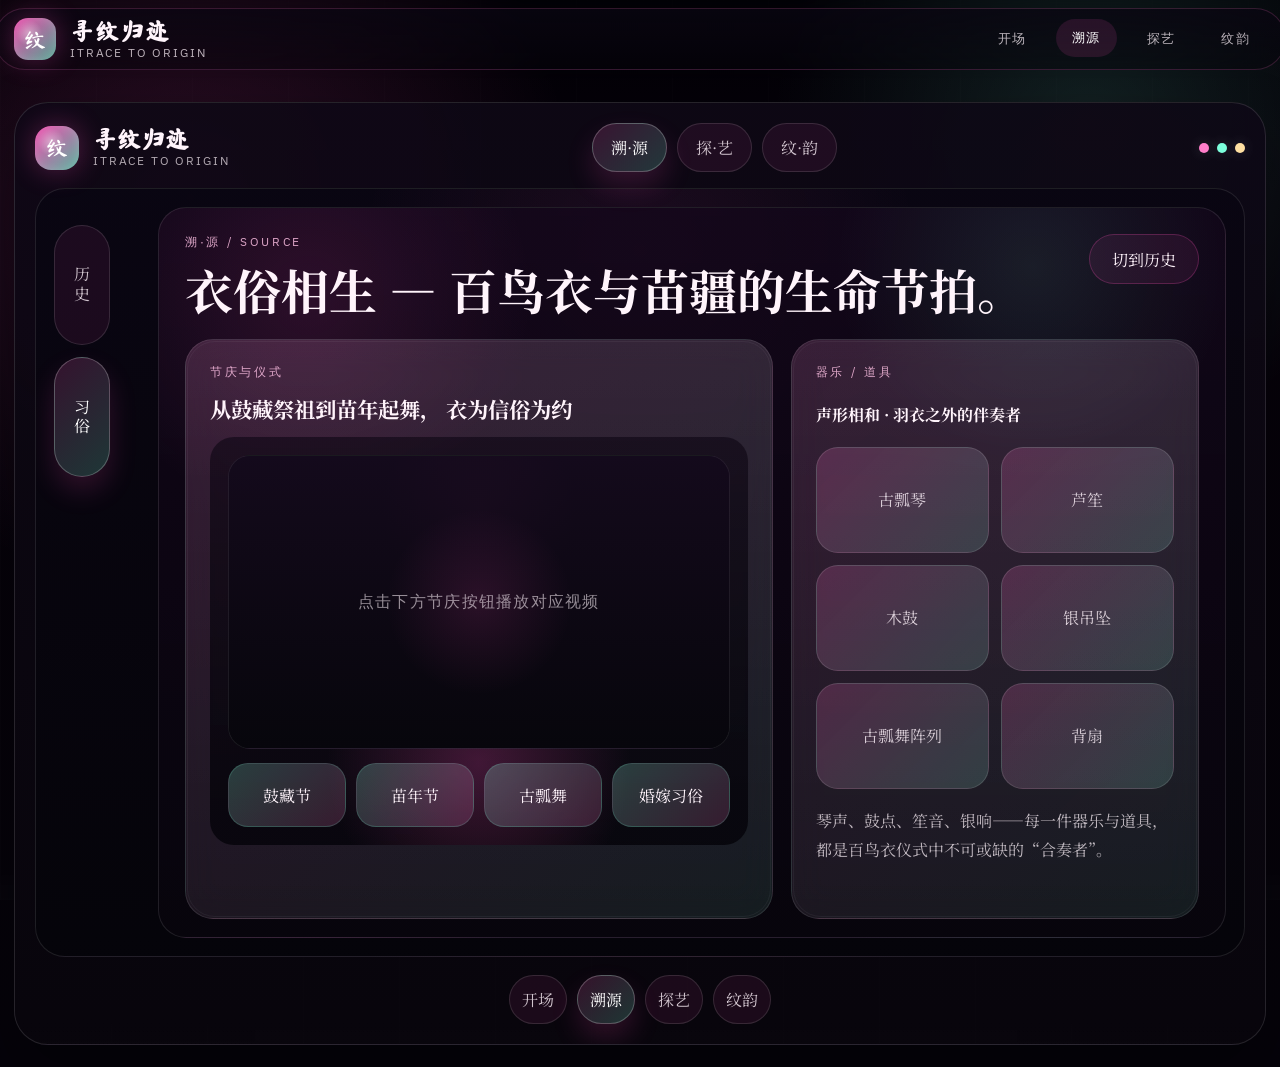
<file: origin-customs.html>
<!DOCTYPE html>
<html lang="zh-CN">
  <head>
    <meta charset="UTF-8" />
    <meta name="viewport" content="width=device-width, initial-scale=1.0" />
    <title>寻纹归迹 | 衣以载俗</title>
    <meta name="description" content="鱼灯交互原型的溯源灯俗页，独立 HTML 版本。" />
    <link rel="stylesheet" href="./styles.css" />
  </head>
  <body class="immersive-page">
    <svg class="svg-defs" aria-hidden="true" focusable="false">
      <defs>
        <linearGradient id="fish-body-gradient" x1="0%" y1="0%" x2="100%" y2="100%">
          <stop offset="0%" stop-color="#fdf2ff" />
          <stop offset="35%" stop-color="#ff91d9" />
          <stop offset="70%" stop-color="#a5ffd9" />
          <stop offset="100%" stop-color="#63f4dc" />
        </linearGradient>
        <linearGradient id="fish-fin-gradient" x1="0%" y1="0%" x2="100%" y2="100%">
          <stop offset="0%" stop-color="#ff4db8" />
          <stop offset="100%" stop-color="#e3fff6" />
        </linearGradient>
        <radialGradient id="fish-eye-gradient" cx="50%" cy="50%" r="65%">
          <stop offset="0%" stop-color="#fbf3ff" />
          <stop offset="100%" stop-color="#ff78ce" />
        </radialGradient>
        <symbol id="fish-lantern" viewBox="0 0 420 220">
          <g fill="none" fill-rule="evenodd">
            <path d="M334 109c20-8 44 8 48 18-10 7-31 15-48 11-11-3-19-2-31 5-44 26-119 45-196 12-21-9-37-22-42-35 6-20 23-38 47-47 76-30 164-17 213 10 7 4 11 5 17 5 6 0 13-2 24-9 10-6 23-6 32 0-8 5-12 12-12 18 0 7 4 12 12 12z" fill="url(#fish-body-gradient)" opacity="0.88" stroke="#ffe4ff" stroke-width="5" />
            <path d="M318 78c19-11 39-28 42-42 17 20 24 41 20 55-17-4-34-7-62 2z" fill="url(#fish-fin-gradient)" opacity="0.95" stroke="#ff7cd5" stroke-width="4" />
            <path d="M320 146c18 8 35 26 40 42 15-17 18-34 16-47-18-1-32-1-56 5z" fill="url(#fish-fin-gradient)" opacity="0.95" stroke="#79ffd7" stroke-width="4" />
            <path d="M107 72c-20 10-33 31-33 58 0 18 5 31 15 44-16-1-28 3-38 11-4-14-4-38 3-56 8-19 24-33 53-44z" fill="#ff4fb5" opacity="0.7" />
            <path d="M140 51c23-16 66-24 109-18-21 11-33 26-33 42-40-12-73-6-76-24-1-6-1-1 0 0z" fill="#ff55bf" opacity="0.5" />
            <path d="M205 45c8 7 12 20 8 31 28-5 54 0 75 12-8-25-32-42-83-43z" fill="#92ffd6" opacity="0.4" />
            <circle cx="125" cy="108" r="22" fill="url(#fish-eye-gradient)" stroke="#fff0ff" stroke-width="5" />
            <circle cx="125" cy="108" r="8" fill="#1e0d28" />
            <path d="M86 103c-8 4-15 11-21 21" stroke="#fff3fb" stroke-width="5" stroke-linecap="round" opacity="0.72" />
            <path d="M80 95c-11 0-21 6-31 16" stroke="#ff74cc" stroke-width="3.5" stroke-linecap="round" />
            <path d="M79 129c-9 3-18 10-25 20" stroke="#79ffd7" stroke-width="3.5" stroke-linecap="round" />
            <g stroke="#ffe0ff" stroke-width="4" stroke-linecap="round" opacity="0.8">
              <path d="M178 73c15-16 33-19 51-17" />
              <path d="M212 75c15-13 34-14 51-9" />
              <path d="M251 83c14-9 31-8 44-2" />
              <path d="M163 99c18-14 37-16 56-10" />
              <path d="M205 101c17-11 36-10 53-3" />
              <path d="M253 104c14-7 28-4 40 1" />
              <path d="M157 126c16-12 35-13 53-8" />
              <path d="M196 129c17-10 34-10 48-4" />
              <path d="M239 132c13-7 27-6 39-1" />
            </g>
            <g stroke="#ff51b4" stroke-width="3" opacity="0.6">
              <path d="M149 76c6 18 6 66 0 91" />
              <path d="M185 66c4 27 4 84 0 104" />
              <path d="M223 61c2 32 2 92 0 107" />
              <path d="M261 69c0 28 0 78 0 95" />
              <path d="M296 84c-2 18-2 50 0 67" />
            </g>
            <path d="M319 102c9 4 15 10 23 21" stroke="#fff3fb" stroke-width="4" stroke-linecap="round" opacity="0.8" />
            <path d="M286 55c10-14 23-22 36-26" stroke="#7cffd9" stroke-width="3" stroke-linecap="round" />
            <path d="M292 166c10 15 23 24 35 28" stroke="#ff63c0" stroke-width="3" stroke-linecap="round" />
          </g>
        </symbol>
      </defs>
    </svg>

    <div class="page-shell">
      <header class="site-header">
        <a class="brand" href="./index.html" aria-label="返回多页首页">
          <span class="brand-mark">纹</span>
          <span class="brand-copy">
            <strong>寻纹归迹</strong>
            <small>ITRACE TO ORIGIN</small>
          </span>
        </a>
        <nav class="site-nav">
          <a href="./index.html">开场</a>
          <a class="is-current" href="./origin-customs.html">溯源</a>
          <a href="./craft-motifs.html">探艺</a>
          <a href="./dance-stage.html">纹韵</a>
        </nav>
      </header>

      <main id="top">
        <section class="section experience" data-reveal>
          <div class="section-heading">
            <span class="section-index">03</span>
            <div>
              <p class="eyebrow">SOURCE PAGE / CUSTOMS</p>
              <h2></h2>
            </div>
          </div>

          <article class="prototype-intro glass-card reveal-item is-visible">
            <p class="card-kicker">当前页</p>
            <h3>这里保留“巡游路线 + 展柜拼贴”的节庆叙事。</h3>
            <p>和历史页之间用真实页面跳转连接，访问路径已经符合你说的“切换 HTML”。</p>
            <div class="page-card-actions">
              <a class="button button-primary" href="./origin-history.html">回历史页</a>
              <a class="button button-ghost" href="./craft-motifs.html">进入探艺</a>
            </div>
          </article>

          <div class="app-window reveal-item is-visible">
            <div class="app-topbar">
              <a class="app-home" href="./index.html" aria-label="返回入口页">
                <span class="app-home-mark">纹</span>
                <span class="app-home-copy">
                  <strong>寻纹归迹</strong>
                  <small>ITRACE TO ORIGIN</small>
                </span>
              </a>

              <div class="app-tabs" aria-label="主页面切换">
                <a class="app-tab is-active" href="./origin-customs.html">溯·源</a>
                <a class="app-tab" href="./craft-motifs.html">探·艺</a>
                <a class="app-tab" href="./dance-stage.html">纹·韵</a>
              </div>

              <div class="app-lights" aria-hidden="true">
                <span></span>
                <span></span>
                <span></span>
              </div>
            </div>

            <div class="app-viewport">
              <section class="proto-screen screen-origin is-active">
                <aside class="screen-rail" aria-label="源流子页面">
                  <a class="rail-tab" href="./origin-history.html">历史</a>
                  <a class="rail-tab is-active" href="./origin-customs.html">习俗</a>
                </aside>

                <div class="screen-inner">
                  <div class="screen-copy">
                    <div>
                      <p class="card-kicker">溯·源 / SOURCE</p>
                      <h3>衣俗相生 — 百鸟衣与苗疆的生命节拍。</h3>
                    </div>
                    <div class="screen-copy-actions">
                      <a class="button button-ghost" href="./origin-history.html">切到历史</a>
                    </div>
                  </div>

                  <div class="origin-panel is-active">
                    <div class="customs-layout">
                      <article class="customs-parade glass-panel">
                        <div class="customs-head">
                          <p class="card-kicker">节庆与仪式</p>
                          <h4>从鼓藏祭祖到苗年起舞， 衣为信俗为约</h4>
                        </div>

                        <div class="customs-stage">
                          <div class="customs-media-shell">
                            <video
                              class="customs-video"
                              id="customs-video"
                              playsinline
                              preload="metadata"
                            ></video>
                            <div class="customs-video-placeholder" id="customs-video-placeholder">
                              点击下方节庆按钮播放对应视频
                            </div>
                          </div>

                          <div class="customs-route">
                            <button class="customs-route-button" type="button" data-customs-video="鼓藏节">鼓藏节</button>
                            <button class="customs-route-button" type="button" data-customs-video="苗年">苗年节</button>
                            <button class="customs-route-button" type="button" data-customs-video="古瓢舞">古瓢舞</button>
                            <button class="customs-route-button" type="button" data-customs-video="婚嫁习俗">婚嫁习俗</button>
                          </div>
                        </div>
                      </article>

                      <article class="customs-cabinet glass-panel">
                        <p class="card-kicker">器乐 / 道具</p>
                        <h4>声形相和 · 羽衣之外的伴奏者</h4>
                        <div class="cabinet-grid">
                          <button class="cabinet-card" type="button">
                            <img class="cabinet-photo" src="./习俗/图片/古瓢琴.webp" alt="古瓢琴" />
                            <span class="cabinet-label">古瓢琴</span>
                          </button>
                          <button class="cabinet-card" type="button">
                            <img class="cabinet-photo" src="./习俗/图片/芦笙.png" alt="芦笙" />
                            <span class="cabinet-label">芦笙</span>
                          </button>
                          <button class="cabinet-card" type="button">
                            <img class="cabinet-photo" src="./习俗/图片/木鼓.jpg" alt="木鼓" />
                            <span class="cabinet-label">木鼓</span>
                          </button>
                          <button class="cabinet-card" type="button">
                            <img class="cabinet-photo" src="./习俗/图片/银吊坠.jpg" alt="银吊坠" />
                            <span class="cabinet-label">银吊坠</span>
                          </button>
                          <button class="cabinet-card" type="button">
                            <img class="cabinet-photo" src="./习俗/图片/古瓢舞阵列.jpg" alt="古瓢舞阵列" />
                            <span class="cabinet-label">古瓢舞阵列</span>
                          </button>
                          <button class="cabinet-card" type="button">
                            <img class="cabinet-photo" src="./习俗/图片/背扇.webp" alt="背扇" />
                            <span class="cabinet-label">背扇</span>
                          </button>
                        </div>
                        <p class="cabinet-note">琴声、鼓点、笙音、银响——每一件器乐与道具，都是百鸟衣仪式中不可或缺的“合奏者”。</p>
                      </article>
                    </div>
                  </div>
                </div>
              </section>
            </div>

            <div class="app-dock">
              <a class="dock-item" href="./index.html">开场</a>
              <a class="dock-item is-active" href="./origin-customs.html">溯源</a>
              <a class="dock-item" href="./craft-motifs.html">探艺</a>
              <a class="dock-item" href="./dance-stage.html">纹韵</a>
            </div>
          </div>
        </section>
      </main>

      <footer class="site-footer">
        <p></p>
      </footer>
    </div>

    <script src="./script.js"></script>
  </body>
</html>
</file>
<file: 1x/特效/styles.css>
:root {
  color-scheme: dark;
}

* {
  box-sizing: border-box;
}

html,
body {
  width: 100%;
  height: 100%;
  margin: 0;
}

body {
  overflow: hidden;
  background: #000;
  font-family: "Avenir Next", "Helvetica Neue", "PingFang SC", sans-serif;
}

.stage-shell {
  position: relative;
  width: 100vw;
  height: 100dvh;
  overflow: hidden;
  background:
    radial-gradient(circle at 52% 42%, rgba(255, 214, 118, 0.08), transparent 24%),
    radial-gradient(circle at 48% 56%, rgba(65, 197, 210, 0.05), transparent 34%),
    #000;
}

#effect-canvas {
  display: block;
  width: 100%;
  height: 100%;
  cursor: grab;
  touch-action: none;
}

#effect-canvas:active {
  cursor: grabbing;
}

.image-picker {
  position: absolute;
  top: 16px;
  right: 16px;
  z-index: 2;
}

select {
  width: 148px;
  min-height: 36px;
  padding: 0 34px 0 12px;
  border: 1px solid rgba(255, 255, 255, 0.18);
  border-radius: 6px;
  appearance: none;
  color: rgba(255, 255, 255, 0.88);
  font: 600 13px "Avenir Next", "Helvetica Neue", "PingFang SC", sans-serif;
  background-image:
    linear-gradient(45deg, transparent 50%, rgba(255, 255, 255, 0.86) 50%),
    linear-gradient(135deg, rgba(255, 255, 255, 0.86) 50%, transparent 50%),
    linear-gradient(rgba(13, 13, 13, 0.72), rgba(13, 13, 13, 0.72));
  background-position:
    calc(100% - 17px) 15px,
    calc(100% - 11px) 15px,
    0 0;
  background-size: 6px 6px, 6px 6px, 100% 100%;
  background-repeat: no-repeat;
  backdrop-filter: blur(14px);
}

@media (max-width: 640px) {
  .image-picker {
    top: 12px;
    right: 12px;
  }

  select {
    width: 132px;
    min-height: 34px;
    font-size: 12px;
  }
}
</file>
<file: styles.css>
@import url("https://fonts.googleapis.com/css2?family=IBM+Plex+Sans:wght@400;500;600&family=Ma+Shan+Zheng&family=Noto+Serif+SC:wght@400;500;600;700&display=swap");

:root {
  --bg: #05030a;
  --bg-soft: #110617;
  --panel: rgba(24, 10, 33, 0.62);
  --panel-strong: rgba(43, 9, 44, 0.78);
  --line: rgba(255, 118, 204, 0.45);
  --line-soft: rgba(131, 255, 221, 0.34);
  --text: #fff4fb;
  --muted: rgba(255, 244, 251, 0.72);
  --pink: #ff4fb8;
  --pink-soft: rgba(255, 79, 184, 0.18);
  --mint: #7affda;
  --mint-soft: rgba(122, 255, 218, 0.16);
  --white-soft: rgba(255, 255, 255, 0.08);
  --shadow-pink: 0 0 28px rgba(255, 79, 184, 0.3);
  --shadow-mint: 0 0 32px rgba(122, 255, 218, 0.28);
  --content-width: min(1180px, calc(100vw - 48px));
  --header-height: 84px;
  --radius-lg: 32px;
  --radius-md: 22px;
  --radius-sm: 16px;
  --hero-shift: 0px;
  --pointer-x: 0;
  --pointer-y: 0;
}

*,
*::before,
*::after {
  box-sizing: border-box;
}

html {
  scroll-behavior: smooth;
}

body {
  margin: 0;
  min-width: 320px;
  color: var(--text);
  font-family: "Noto Serif SC", "Songti SC", serif;
  background:
    radial-gradient(circle at 15% 20%, rgba(255, 79, 184, 0.16), transparent 28%),
    radial-gradient(circle at 85% 12%, rgba(122, 255, 218, 0.12), transparent 22%),
    radial-gradient(circle at 50% 68%, rgba(255, 255, 255, 0.07), transparent 18%),
    linear-gradient(180deg, #020106 0%, #06020a 18%, #05030a 100%);
  overflow-x: hidden;
}

body.immersive-page {
  --content-width: min(1480px, calc(100vw - 28px));
}

body::before {
  content: "";
  position: fixed;
  inset: 0;
  pointer-events: none;
  background:
    linear-gradient(transparent 97%, rgba(255, 255, 255, 0.03) 100%),
    repeating-linear-gradient(
      90deg,
      rgba(255, 255, 255, 0.018) 0,
      rgba(255, 255, 255, 0.018) 1px,
      transparent 1px,
      transparent 96px
    );
  mix-blend-mode: screen;
  opacity: 0.28;
}

img,
svg,
canvas {
  display: block;
  max-width: 100%;
}

a {
  color: inherit;
  text-decoration: none;
}

button {
  font: inherit;
}

.svg-defs {
  position: absolute;
  width: 0;
  height: 0;
  overflow: hidden;
}

.page-shell {
  position: relative;
}

.site-header {
  position: fixed;
  top: 0;
  left: 50%;
  z-index: 30;
  width: var(--content-width);
  transform: translateX(-50%);
  display: flex;
  align-items: center;
  justify-content: space-between;
  padding: 18px 0;
  backdrop-filter: blur(12px);
}

.site-header::before {
  content: "";
  position: absolute;
  inset: 8px -20px;
  border: 1px solid rgba(255, 113, 199, 0.18);
  border-radius: 999px;
  background: linear-gradient(180deg, rgba(10, 6, 18, 0.74), rgba(6, 4, 11, 0.42));
  z-index: -1;
}

.brand {
  display: flex;
  align-items: center;
  gap: 14px;
}

.brand-mark {
  display: grid;
  place-items: center;
  width: 42px;
  height: 42px;
  border-radius: 14px;
  font-family: "Ma Shan Zheng", cursive;
  font-size: 1.4rem;
  color: #fff;
  background:
    radial-gradient(circle at 35% 35%, rgba(255, 255, 255, 0.38), transparent 34%),
    linear-gradient(135deg, rgba(255, 79, 184, 0.92), rgba(122, 255, 218, 0.65));
  box-shadow: var(--shadow-pink), inset 0 0 10px rgba(255, 255, 255, 0.18);
}

.brand-copy {
  display: grid;
  gap: 2px;
}

.brand-copy strong {
  font-family: "Ma Shan Zheng", cursive;
  font-size: 1.5rem;
  letter-spacing: 0.04em;
}

.brand-copy small,
.site-nav a,
.eyebrow,
.section-index,
.card-kicker,
.timeline-node .node-year,
.stage-copy p,
.memory-card small {
  font-family: "IBM Plex Sans", "PingFang SC", sans-serif;
}

.brand-copy small {
  color: rgba(255, 244, 251, 0.72);
  font-size: 0.72rem;
  letter-spacing: 0.16em;
}

.site-nav {
  display: flex;
  gap: 14px;
}

.site-nav a {
  padding: 10px 16px;
  border-radius: 999px;
  color: var(--muted);
  font-size: 0.82rem;
  letter-spacing: 0.1em;
  transition: color 180ms ease, background 180ms ease, transform 180ms ease;
}

.site-nav a:hover,
.site-nav a:focus-visible,
.site-nav a.is-current {
  background: rgba(255, 79, 184, 0.12);
  color: #fff;
  transform: translateY(-1px);
}

main {
  position: relative;
  z-index: 1;
}

.section {
  position: relative;
  width: var(--content-width);
  margin: 0 auto;
}

.hero {
  min-height: 100svh;
  display: grid;
  grid-template-columns: minmax(280px, 500px) 1fr;
  gap: 48px;
  align-items: center;
  padding: calc(var(--header-height) + 52px) 0 150px;
}

.hero-copy,
.hero-stage,
.reveal-item,
.motif-card,
.capture-panel,
.interactive-stage,
.section-heading,
.site-footer {
  opacity: 0;
  transform: translateY(36px);
  transition:
    opacity 700ms ease,
    transform 700ms cubic-bezier(0.22, 1, 0.36, 1);
}

.is-visible .hero-copy,
.is-visible .section-heading,
.is-visible .site-footer,
.reveal-item.is-visible,
.motif-card.is-visible,
.capture-panel.is-visible,
.interactive-stage.is-visible {
  opacity: 1;
  transform: none;
}

.hero-copy {
  max-width: 480px;
}

.eyebrow {
  margin: 0 0 18px;
  color: rgba(255, 244, 251, 0.7);
  font-size: 0.76rem;
  letter-spacing: 0.24em;
}

.hero h1 {
  margin: 0;
  font-family: "Ma Shan Zheng", cursive;
  font-size: clamp(4rem, 9vw, 8rem);
  line-height: 0.95;
  letter-spacing: 0.04em;
  color: var(--pink);
  text-shadow:
    0 0 12px rgba(255, 79, 184, 0.35),
    0 0 48px rgba(255, 79, 184, 0.25);
}

.hero h1::after {
  content: "";
  display: block;
  margin-top: 16px;
  margin-left: 10px;
  font-family: "IBM Plex Sans", sans-serif;
  font-size: clamp(0.82rem, 1.2vw, 1rem);
  letter-spacing: 0.56em;
  color: rgba(255, 244, 251, 0.52);
}

.hero-text,
.lead-card p,
.timeline-node p,
.cube-card p,
.workshop-panel p,
.motif-card p,
.capture-panel p,
.site-footer p {
  margin: 0;
  color: var(--muted);
  line-height: 1.9;
  font-size: 1rem;
}

.hero-text {
  margin-top: 28px;
  max-width: 34ch;
}

.hero-actions {
  display: flex;
  flex-wrap: wrap;
  gap: 14px;
  margin-top: 30px;
}

.button {
  appearance: none;
  display: inline-flex;
  align-items: center;
  justify-content: center;
  min-height: 50px;
  padding: 0 22px;
  border: 1px solid rgba(255, 255, 255, 0.12);
  border-radius: 999px;
  cursor: pointer;
  transition:
    transform 180ms ease,
    box-shadow 180ms ease,
    background 180ms ease,
    border-color 180ms ease;
}

.button:hover,
.button:focus-visible {
  transform: translateY(-2px);
}

.button-primary {
  color: #1f0620;
  border-color: rgba(255, 255, 255, 0.18);
  background:
    linear-gradient(135deg, rgba(255, 244, 251, 0.92), rgba(122, 255, 218, 0.84)),
    linear-gradient(135deg, rgba(255, 79, 184, 0.84), rgba(255, 122, 224, 0.8));
  box-shadow: 0 16px 38px rgba(255, 79, 184, 0.22);
}

.button-ghost {
  color: var(--text);
  background: rgba(255, 79, 184, 0.08);
  border-color: rgba(255, 79, 184, 0.24);
}

.hero-stage {
  position: relative;
  min-height: 620px;
  transform: translateY(calc(var(--hero-shift) * -0.18));
}

.hero.is-visible .hero-stage {
  opacity: 1;
  transform: translateY(calc(var(--hero-shift) * -0.18));
}

.hero-orb {
  position: absolute;
  inset: 10% auto auto 18%;
  width: min(28vw, 320px);
  aspect-ratio: 1;
  border-radius: 50%;
  background:
    radial-gradient(circle at 45% 40%, rgba(255, 255, 255, 0.9), rgba(255, 121, 215, 0.74) 28%, rgba(122, 255, 218, 0.22) 56%, transparent 74%);
  filter: blur(8px);
  opacity: 0.82;
}

.hero-ribbon {
  position: absolute;
  border-radius: 999px;
  filter: blur(1px);
  transform-origin: center;
  opacity: 0.86;
}

.hero-ribbon::before {
  content: "";
  position: absolute;
  inset: 0;
  border-radius: inherit;
  border: 2px solid rgba(255, 255, 255, 0.38);
}

.hero-ribbon-a {
  top: 8%;
  right: 2%;
  width: 240px;
  height: 34px;
  border: 4px solid rgba(122, 255, 218, 0.9);
  border-right-color: transparent;
  border-bottom-color: transparent;
  transform: rotate(-12deg);
}

.hero-ribbon-b {
  left: -6%;
  top: 54%;
  width: 220px;
  height: 28px;
  border: 4px solid rgba(255, 79, 184, 0.9);
  border-left-color: transparent;
  border-top-color: transparent;
  transform: rotate(-12deg);
}

.hero-ribbon-c {
  right: 18%;
  top: 32%;
  width: 160px;
  height: 24px;
  border: 3px solid rgba(122, 255, 218, 0.8);
  border-right-color: transparent;
  border-top-color: transparent;
  transform: rotate(24deg);
}

.vertical-text {
  writing-mode: vertical-rl;
  text-orientation: mixed;
  color: rgba(255, 255, 255, 0.72);
  letter-spacing: 0.2em;
}

.hero-caption {
  position: absolute;
  left: 3%;
  top: 18%;
  font-size: 0.92rem;
}

.fish {
  overflow: visible;
  background-image: url("./333-cropped.png");
  background-position: center center;
  background-repeat: no-repeat;
  background-size: auto 92%;
  mix-blend-mode: screen;
  filter:
    invert(1)
    brightness(1.18)
    contrast(1.26)
    drop-shadow(0 0 10px rgba(255, 255, 255, 0.12))
    drop-shadow(0 0 22px rgba(255, 79, 184, 0.22))
    drop-shadow(0 0 26px rgba(122, 255, 218, 0.16));
}

.fish use,
.fish path,
.fish circle,
.fish g {
  display: none;
}

.fish-hero {
  position: absolute;
  animation: float 8s ease-in-out infinite;
}

.fish-large {
  right: 6%;
  top: 14%;
  width: min(42vw, 520px);
  transform: rotate(8deg) translate(
      calc(var(--pointer-x) * 14px),
      calc(var(--pointer-y) * 10px)
    );
}

.fish-small {
  width: 164px;
  opacity: 0.86;
  animation-duration: 10s;
}

.fish-small-a {
  right: 58%;
  top: 4%;
  transform: rotate(-18deg);
}

.fish-small-b {
  right: 16%;
  bottom: 18%;
  width: 140px;
  transform: rotate(18deg);
  animation-delay: -3s;
}

@keyframes float {
  0%,
  100% {
    translate: 0 0;
  }
  50% {
    translate: 0 -18px;
  }
}

.cityline {
  position: absolute;
  left: 50%;
  right: 0;
  bottom: 0;
  width: min(1260px, 100vw);
  height: 210px;
  transform: translateX(-50%);
  display: flex;
  align-items: flex-end;
  justify-content: center;
  gap: 10px;
  opacity: 0.72;
}

.cityline::before {
  content: "";
  position: absolute;
  inset: auto 0 0;
  height: 72px;
  background:
    linear-gradient(180deg, rgba(255, 113, 199, 0), rgba(255, 113, 199, 0.22)),
    linear-gradient(90deg, rgba(143, 255, 216, 0.18), rgba(255, 79, 184, 0.08));
  filter: blur(8px);
}

.house {
  position: relative;
  display: block;
  background:
    linear-gradient(180deg, rgba(216, 255, 245, 0.5), rgba(255, 136, 214, 0.22)),
    rgba(247, 241, 255, 0.08);
  border: 1px solid rgba(209, 255, 243, 0.2);
  box-shadow: inset 0 0 0 1px rgba(255, 79, 184, 0.08);
}

.house::before {
  content: "";
  position: absolute;
  left: 50%;
  top: -18px;
  width: calc(100% + 14px);
  height: 22px;
  transform: translateX(-50%);
  clip-path: polygon(4% 100%, 50% 0, 96% 100%);
  background: linear-gradient(90deg, rgba(122, 255, 218, 0.24), rgba(255, 79, 184, 0.26));
  border: 1px solid rgba(255, 255, 255, 0.18);
}

.house-s {
  width: 84px;
  height: 68px;
}

.house-m {
  width: 110px;
  height: 90px;
}

.house-l {
  width: 134px;
  height: 112px;
}

.house-xl {
  width: 180px;
  height: 136px;
}

.temple::after,
.tower::after,
.pagoda::after,
.gate::after {
  content: "";
  position: absolute;
  inset: 18% 18% 0;
  border-top: 1px solid rgba(255, 255, 255, 0.16);
  border-left: 1px solid rgba(255, 255, 255, 0.08);
  border-right: 1px solid rgba(255, 255, 255, 0.08);
}

.scroll-cue {
  position: absolute;
  left: 0;
  bottom: 86px;
  display: inline-flex;
  align-items: center;
  gap: 12px;
  color: rgba(255, 244, 251, 0.78);
  font-size: 0.88rem;
}

.scroll-cue i {
  position: relative;
  width: 32px;
  height: 32px;
  border: 1px solid rgba(255, 255, 255, 0.16);
  border-radius: 50%;
}

.scroll-cue i::before {
  content: "";
  position: absolute;
  inset: 9px 11px 11px;
  border-right: 2px solid rgba(255, 255, 255, 0.72);
  border-bottom: 2px solid rgba(255, 255, 255, 0.72);
  transform: rotate(45deg);
  animation: cue 1.8s infinite ease-in-out;
}

@keyframes cue {
  0%,
  100% {
    transform: rotate(45deg) translate(-1px, -1px);
    opacity: 0.55;
  }
  50% {
    transform: rotate(45deg) translate(2px, 2px);
    opacity: 1;
  }
}

.section:not(.hero) {
  padding: 138px 0 20px;
}

.immersive-page .section.experience {
  width: var(--content-width);
  min-height: 100svh;
  display: flex;
  align-items: stretch;
  padding: calc(var(--header-height) + 18px) 0 20px;
}

.immersive-page .section-heading,
.immersive-page .prototype-intro,
.immersive-page .site-footer {
  display: none;
}

.section-heading {
  display: grid;
  grid-template-columns: auto 1fr;
  gap: 22px;
  margin-bottom: 38px;
}

.section-index {
  display: inline-flex;
  align-items: flex-start;
  justify-content: center;
  width: 54px;
  height: 54px;
  padding-top: 10px;
  border: 1px solid rgba(255, 79, 184, 0.24);
  border-radius: 18px;
  background: rgba(255, 79, 184, 0.08);
  color: #ffd8f0;
  letter-spacing: 0.18em;
  font-size: 0.82rem;
}

.section-heading h2,
.capture-panel h3,
.memory-card strong,
.lead-card h3,
.timeline-node h3,
.cube-card h3,
.workshop-panel h3,
.motif-card h3 {
  margin: 0;
  font-weight: 600;
}

.section-heading h2 {
  font-size: clamp(2rem, 4vw, 3.4rem);
  line-height: 1.12;
  max-width: 16ch;
}

.glass-card,
.cube-card,
.motif-card,
.memory-card,
.interactive-stage {
  position: relative;
  overflow: hidden;
  border: 1px solid rgba(255, 255, 255, 0.1);
  border-radius: var(--radius-lg);
  background:
    linear-gradient(180deg, rgba(255, 255, 255, 0.08), rgba(255, 255, 255, 0.02)),
    linear-gradient(135deg, rgba(255, 79, 184, 0.1), rgba(122, 255, 218, 0.07));
  backdrop-filter: blur(22px);
}

.glass-card::before,
.cube-card::before,
.motif-card::before,
.interactive-stage::before,
.memory-card::before {
  content: "";
  position: absolute;
  inset: 1px;
  border-radius: inherit;
  border: 1px solid rgba(255, 255, 255, 0.06);
  pointer-events: none;
}

.card-kicker {
  margin: 0 0 14px;
  color: rgba(255, 193, 229, 0.84);
  font-size: 0.76rem;
  letter-spacing: 0.22em;
}

.origin-grid {
  display: grid;
  grid-template-columns: minmax(280px, 360px) 1fr;
  gap: 24px;
  align-items: start;
}

.lead-card {
  padding: 30px 28px;
  min-height: 320px;
}

.lead-card h3 {
  margin-bottom: 18px;
  font-size: 1.65rem;
  line-height: 1.25;
}

.timeline {
  position: relative;
  min-height: 640px;
  border-radius: 40px;
  padding: 32px;
  border: 1px solid rgba(255, 79, 184, 0.12);
  background:
    radial-gradient(circle at 50% 80%, rgba(255, 79, 184, 0.3), transparent 40%),
    linear-gradient(180deg, rgba(18, 7, 24, 0.64), rgba(4, 4, 8, 0.4));
  overflow: hidden;
}

.timeline-arc {
  position: absolute;
  left: 10%;
  right: 10%;
  bottom: 60px;
  height: 54%;
  border-top: 2px solid rgba(122, 255, 218, 0.45);
  border-radius: 50% 50% 0 0 / 100% 100% 0 0;
  opacity: 0.82;
}

.timeline-arc::before,
.timeline-arc::after {
  content: "";
  position: absolute;
  inset: -48px 6% auto;
  border-top: 1px solid rgba(255, 79, 184, 0.35);
  border-radius: inherit;
  height: 100%;
}

.timeline-dots {
  position: absolute;
  left: 14%;
  right: 14%;
  bottom: 148px;
  display: flex;
  justify-content: space-between;
}

.timeline-dots span {
  width: 18px;
  aspect-ratio: 1;
  border-radius: 50%;
  background:
    radial-gradient(circle at 40% 35%, rgba(255, 255, 255, 0.84), rgba(255, 79, 184, 0.82)),
    radial-gradient(circle, rgba(122, 255, 218, 0.85), rgba(122, 255, 218, 0));
  box-shadow: var(--shadow-pink), var(--shadow-mint);
}

.timeline-node {
  position: absolute;
  width: min(250px, 34%);
  padding: 22px 20px;
}

.timeline-node .node-year {
  display: inline-flex;
  margin-bottom: 12px;
  padding: 6px 10px;
  border-radius: 999px;
  background: rgba(255, 79, 184, 0.14);
  font-size: 0.78rem;
  letter-spacing: 0.16em;
}

.timeline-node h3 {
  margin-bottom: 10px;
  font-size: 1.28rem;
}

.node-a {
  left: 3%;
  top: 18%;
}

.node-b {
  left: 25%;
  top: 54%;
}

.node-c {
  right: 22%;
  top: 48%;
}

.node-d {
  right: 4%;
  top: 24%;
}

.fish-timeline {
  position: absolute;
  width: 220px;
  animation: drift 10s ease-in-out infinite;
}

.fish-t1 {
  left: 24%;
  top: 8%;
  transform: rotate(-10deg);
}

.fish-t2 {
  left: 54%;
  top: 2%;
  width: 180px;
  transform: rotate(6deg);
  animation-delay: -3s;
}

.fish-t3 {
  right: 5%;
  bottom: 14%;
  width: 160px;
  transform: rotate(18deg);
  animation-delay: -5s;
}

@keyframes drift {
  0%,
  100% {
    translate: 0 0;
  }
  50% {
    translate: 0 -16px;
  }
}

.craft-layout {
  display: grid;
  grid-template-columns: 300px 1fr;
  gap: 24px;
}

.cube-column {
  display: grid;
  gap: 20px;
}

.cube-card {
  min-height: 200px;
  padding: 26px 22px;
  box-shadow: inset 0 0 0 1px rgba(122, 255, 218, 0.08);
}

.cube-card::after {
  content: "";
  position: absolute;
  inset: 20px -14px -14px 20px;
  border: 1px solid rgba(122, 255, 218, 0.38);
  border-radius: 20px;
  pointer-events: none;
}

.cube-card h3 {
  margin-bottom: 12px;
  font-size: 1.42rem;
}

.workshop-panel {
  padding: 28px;
  min-height: 680px;
}

.workshop-head {
  display: flex;
  align-items: flex-start;
  justify-content: space-between;
  gap: 16px;
}

.workshop-head h3 {
  font-size: 1.72rem;
}

.mini-tabs {
  display: flex;
  gap: 8px;
  flex-wrap: wrap;
}

.mini-tabs span {
  padding: 10px 16px;
  border-radius: 999px;
  border: 1px solid rgba(122, 255, 218, 0.24);
  color: rgba(255, 244, 251, 0.82);
  background: rgba(255, 79, 184, 0.1);
  font-size: 0.88rem;
}

.workshop-scene {
  position: relative;
  margin-top: 30px;
  min-height: 540px;
}

.hanging-row {
  display: flex;
  justify-content: space-between;
  align-items: flex-start;
  gap: 14px;
}

.fish-hanging {
  width: 128px;
  transform: rotate(8deg);
  animation: sway 5s ease-in-out infinite;
}

.fish-hanging:nth-child(2),
.fish-hanging:nth-child(4) {
  animation-delay: -2.2s;
}

@keyframes sway {
  0%,
  100% {
    transform: translateY(0) rotate(8deg);
  }
  50% {
    transform: translateY(10px) rotate(-2deg);
  }
}

.artisan-stage {
  position: relative;
  margin-top: 36px;
  min-height: 280px;
}

.artisan-card {
  position: relative;
  min-height: 280px;
  border: 1px solid rgba(255, 79, 184, 0.2);
  border-radius: 28px;
  background:
    linear-gradient(135deg, rgba(255, 79, 184, 0.12), rgba(122, 255, 218, 0.08)),
    rgba(0, 0, 0, 0.28);
  overflow: hidden;
}

.artisan-large {
  width: min(100%, 760px);
}

.artisan-card::before {
  content: "";
  position: absolute;
  inset: auto -40px -50px auto;
  width: 220px;
  height: 220px;
  background: radial-gradient(circle, rgba(122, 255, 218, 0.32), transparent 66%);
}

.artisan-portrait {
  position: absolute;
  inset: auto 52px 26px auto;
  width: 180px;
  height: 200px;
  border-radius: 80px 80px 22px 22px;
  background:
    radial-gradient(circle at 50% 18%, rgba(245, 225, 208, 0.92) 0 20px, transparent 21px),
    linear-gradient(180deg, rgba(198, 165, 131, 0.3), rgba(255, 241, 236, 0.0)),
    linear-gradient(180deg, rgba(79, 57, 61, 0.86), rgba(52, 38, 42, 0.94));
  box-shadow:
    inset 0 0 0 2px rgba(255, 255, 255, 0.04),
    0 18px 36px rgba(0, 0, 0, 0.28);
}

.artisan-portrait::before,
.artisan-portrait::after {
  content: "";
  position: absolute;
  bottom: -6px;
  width: 54px;
  height: 120px;
  border-radius: 26px;
  background: linear-gradient(180deg, rgba(214, 187, 155, 0.95), rgba(180, 146, 112, 0.72));
}

.artisan-portrait::before {
  left: 22px;
  transform: rotate(14deg);
}

.artisan-portrait::after {
  right: 18px;
  transform: rotate(-16deg);
}

.artisan-copy {
  position: absolute;
  left: 30px;
  bottom: 28px;
  max-width: 22ch;
}

.fish-focus {
  position: absolute;
  right: 18%;
  top: -8%;
  width: 240px;
  transform: rotate(14deg);
}

.process-strip {
  display: grid;
  grid-template-columns: repeat(5, minmax(100px, 1fr));
  gap: 14px;
  margin-top: 24px;
}

.process-step {
  min-height: 114px;
  padding: 18px 16px;
  border-radius: 24px;
  border: 1px solid rgba(122, 255, 218, 0.16);
  background:
    linear-gradient(135deg, rgba(122, 255, 218, 0.2), rgba(255, 79, 184, 0.16)),
    rgba(255, 255, 255, 0.05);
}

.process-step span {
  display: inline-flex;
  margin-bottom: 18px;
  color: rgba(255, 255, 255, 0.7);
  font-size: 0.84rem;
}

.process-step strong {
  font-size: 1.1rem;
}

.motif-grid {
  display: grid;
  grid-template-columns: repeat(4, minmax(0, 1fr));
  gap: 18px;
}

.motif-card {
  min-height: 240px;
  padding: 26px 22px;
}

.motif-card::after {
  content: "";
  position: absolute;
  right: -24px;
  top: -24px;
  width: 120px;
  height: 120px;
  border-radius: 50%;
  background: radial-gradient(circle, rgba(255, 79, 184, 0.2), transparent 68%);
  filter: blur(6px);
}

.motif-card h3 {
  margin-bottom: 14px;
  font-size: 1.7rem;
}

.interactive-layout {
  display: grid;
  grid-template-columns: 340px 1fr;
  gap: 24px;
  align-items: stretch;
}

.capture-panel {
  padding: 28px;
  display: flex;
  flex-direction: column;
  gap: 20px;
}

.capture-panel h3 {
  font-size: 1.68rem;
}

.memory-card {
  padding: 18px;
  min-height: 280px;
  background:
    linear-gradient(180deg, rgba(255, 255, 255, 0.12), rgba(255, 255, 255, 0.04)),
    linear-gradient(135deg, rgba(255, 79, 184, 0.12), rgba(122, 255, 218, 0.1));
}

.memory-frame {
  position: relative;
  height: 178px;
  border-radius: 24px;
  background:
    radial-gradient(circle at 50% 50%, rgba(255, 79, 184, 0.18), transparent 44%),
    linear-gradient(180deg, rgba(15, 6, 21, 0.86), rgba(5, 3, 10, 0.74));
  overflow: hidden;
}

.memory-orb {
  position: absolute;
  inset: 22px auto auto 22px;
  width: 74px;
  aspect-ratio: 1;
  border-radius: 50%;
  background: radial-gradient(circle, rgba(255, 255, 255, 0.88), rgba(122, 255, 218, 0.1) 72%, transparent 74%);
  filter: blur(1px);
}

.fish-memory {
  position: absolute;
  width: 190px;
  right: 12px;
  bottom: 12px;
  transform: rotate(8deg);
}

.memory-card strong {
  display: block;
  margin-top: 16px;
  font-size: 1.18rem;
}

.memory-card small {
  display: block;
  margin-top: 8px;
  color: rgba(255, 244, 251, 0.68);
  line-height: 1.6;
}

.interactive-stage {
  min-height: 640px;
  isolation: isolate;
  background:
    radial-gradient(circle at 50% 45%, rgba(255, 79, 184, 0.22), transparent 32%),
    radial-gradient(circle at 35% 22%, rgba(255, 255, 255, 0.16), transparent 18%),
    linear-gradient(180deg, rgba(20, 7, 27, 0.88), rgba(6, 4, 11, 0.92));
}

.trail-canvas,
.flash-layer,
.stage-grid,
.stage-glow {
  position: absolute;
  inset: 0;
}

.trail-canvas,
.flash-layer {
  pointer-events: none;
}

.stage-grid {
  background:
    linear-gradient(rgba(255, 255, 255, 0.05) 1px, transparent 1px),
    linear-gradient(90deg, rgba(255, 255, 255, 0.05) 1px, transparent 1px);
  background-size: 56px 56px;
  mask-image: linear-gradient(180deg, transparent 0, black 16%, black 100%);
  opacity: 0.26;
}

.stage-glow {
  border-radius: 50%;
  filter: blur(40px);
}

.stage-glow-a {
  width: 260px;
  height: 260px;
  left: 12%;
  top: 12%;
  background: rgba(122, 255, 218, 0.14);
}

.stage-glow-b {
  width: 340px;
  height: 340px;
  right: 10%;
  bottom: 12%;
  background: rgba(255, 79, 184, 0.18);
}

.stage-copy {
  position: absolute;
  top: 28px;
  left: 28px;
  z-index: 2;
  max-width: 300px;
}

.stage-copy p {
  margin: 0 0 10px;
  letter-spacing: 0.22em;
  color: rgba(255, 214, 239, 0.78);
  font-size: 0.78rem;
}

.stage-copy span {
  color: rgba(255, 244, 251, 0.7);
  line-height: 1.8;
}

.fish-interactive {
  position: absolute;
  left: 50%;
  top: 50%;
  width: min(44vw, 520px);
  max-width: 82%;
  transform: translate(-50%, -50%) rotate(6deg);
  transition: transform 120ms ease-out;
  z-index: 3;
}

.flash-layer {
  background: radial-gradient(circle at 50% 50%, rgba(255, 255, 255, 0.88), transparent 48%);
  opacity: 0;
}

.flash-layer.is-active {
  animation: flash 480ms ease;
}

@keyframes flash {
  0% {
    opacity: 0;
  }
  12% {
    opacity: 0.86;
  }
  100% {
    opacity: 0;
  }
}

.site-footer {
  width: var(--content-width);
  margin: 0 auto;
  padding: 80px 0 100px;
}

@media (max-width: 1080px) {
  .site-nav {
    display: none;
  }

  .hero,
  .origin-grid,
  .craft-layout,
  .interactive-layout {
    grid-template-columns: 1fr;
  }

  .hero {
    padding-bottom: 120px;
  }

  .hero-stage {
    min-height: 520px;
  }

  .timeline {
    min-height: 760px;
  }

  .timeline-node {
    width: min(270px, 42%);
  }

  .craft-layout,
  .interactive-layout {
    gap: 20px;
  }

  .motif-grid {
    grid-template-columns: repeat(2, minmax(0, 1fr));
  }
}

@media (max-width: 760px) {
  :root {
    --content-width: min(100vw - 28px, 1000px);
    --header-height: 74px;
  }

  body.immersive-page {
    --content-width: min(100vw - 18px, 1000px);
  }

  .site-header {
    padding: 14px 0;
  }

  .site-header::before {
    inset: 6px -4px;
  }

  .brand-copy small {
    display: none;
  }

  .hero {
    gap: 20px;
    min-height: auto;
    padding-top: calc(var(--header-height) + 32px);
  }

  .hero h1 {
    font-size: clamp(3.2rem, 16vw, 5rem);
  }

  .hero-stage {
    min-height: 420px;
  }

  .fish-large {
    width: 92%;
    right: 0;
  }

  .fish-small {
    width: 108px;
  }

  .cityline {
    height: 136px;
    gap: 6px;
  }

  .house-s {
    width: 44px;
    height: 42px;
  }

  .house-m {
    width: 56px;
    height: 54px;
  }

  .house-l {
    width: 72px;
    height: 68px;
  }

  .house-xl {
    width: 90px;
    height: 80px;
  }

  .section:not(.hero) {
    padding-top: 106px;
  }

  .section-heading {
    grid-template-columns: 1fr;
    gap: 12px;
    margin-bottom: 28px;
  }

  .section-index {
    width: 46px;
    height: 46px;
    border-radius: 15px;
  }

  .section-heading h2 {
    max-width: none;
    font-size: clamp(1.8rem, 10vw, 2.8rem);
  }

  .lead-card,
  .workshop-panel,
  .capture-panel {
    padding: 22px;
  }

  .timeline {
    min-height: 920px;
    padding: 18px;
  }

  .timeline-arc {
    left: 3%;
    right: 3%;
    bottom: 120px;
    height: 30%;
  }

  .timeline-node {
    position: relative;
    top: auto;
    left: auto;
    right: auto;
    width: 100%;
    margin-bottom: 16px;
  }

  .timeline-dots,
  .fish-timeline {
    display: none;
  }

  .cube-column {
    grid-template-columns: 1fr;
  }

  .workshop-head {
    flex-direction: column;
  }

  .hanging-row {
    gap: 8px;
  }

  .fish-hanging {
    width: 88px;
  }

  .artisan-stage {
    min-height: 244px;
  }

  .artisan-large {
    min-height: 244px;
  }

  .artisan-portrait {
    right: 18px;
    width: 108px;
    height: 148px;
  }

  .fish-focus {
    width: 140px;
    right: 10px;
    top: -18px;
  }

  .process-strip {
    grid-template-columns: repeat(2, minmax(0, 1fr));
  }

  .motif-grid {
    grid-template-columns: 1fr;
  }

  .interactive-stage {
    min-height: 460px;
  }

  .fish-interactive {
    width: 88%;
  }
}

/* Prototype App */

.experience .section-heading h2 {
  max-width: 18ch;
}

#experience,
#app-window {
  scroll-margin-top: 112px;
}

.prototype-intro {
  padding: 30px 30px 32px;
  margin-bottom: 26px;
}

.prototype-intro h3 {
  margin: 0 0 16px;
  font-size: clamp(1.7rem, 3vw, 2.4rem);
  line-height: 1.2;
}

.page-grid {
  display: grid;
  grid-template-columns: repeat(3, minmax(0, 1fr));
  gap: 18px;
  margin-top: 26px;
}

.page-card {
  padding: 24px;
  display: flex;
  flex-direction: column;
  height: 100%;
}

.page-card h3 {
  margin: 0 0 12px;
  font-size: 1.48rem;
}

.page-card p {
  margin: 0;
  color: var(--muted);
  line-height: 1.8;
}

.page-card-meta {
  margin: 0 0 12px;
  color: rgba(255, 193, 229, 0.84);
  font-family: "IBM Plex Sans", sans-serif;
  font-size: 0.76rem;
  letter-spacing: 0.18em;
  text-transform: uppercase;
}

.page-card-actions {
  display: flex;
  flex-wrap: wrap;
  gap: 10px;
  margin-top: auto;
  padding-top: 20px;
}

.page-grid-spacer {
  min-height: 1px;
}

.page-note {
  margin-top: 14px;
  color: rgba(255, 244, 251, 0.62);
  font-family: "IBM Plex Sans", sans-serif;
  font-size: 0.84rem;
  letter-spacing: 0.04em;
}

.app-window {
  position: relative;
  padding: 18px;
  border-radius: 36px;
  border: 1px solid rgba(255, 255, 255, 0.12);
  background:
    linear-gradient(180deg, rgba(14, 8, 21, 0.94), rgba(8, 5, 12, 0.98)),
    radial-gradient(circle at 14% 10%, rgba(255, 79, 184, 0.18), transparent 24%),
    radial-gradient(circle at 88% 12%, rgba(122, 255, 218, 0.12), transparent 20%);
  box-shadow: 0 32px 64px rgba(0, 0, 0, 0.34);
  overflow: hidden;
}

.immersive-page .app-window {
  display: flex;
  flex: 1;
  flex-direction: column;
  width: 100%;
  min-height: calc(100svh - var(--header-height) - 38px);
  padding: 20px;
  border-radius: 34px;
}

.app-window::before {
  content: "";
  position: absolute;
  inset: 0;
  background:
    linear-gradient(transparent 97%, rgba(255, 255, 255, 0.02) 100%),
    repeating-linear-gradient(
      90deg,
      rgba(255, 255, 255, 0.012) 0,
      rgba(255, 255, 255, 0.012) 1px,
      transparent 1px,
      transparent 96px
    );
  opacity: 0.4;
  pointer-events: none;
}

.app-topbar {
  position: relative;
  z-index: 2;
  display: grid;
  grid-template-columns: auto 1fr auto;
  align-items: center;
  gap: 18px;
}

.app-home {
  appearance: none;
  border: none;
  background: transparent;
  color: inherit;
  display: flex;
  align-items: center;
  gap: 14px;
  padding: 0;
  cursor: pointer;
}

.app-home-mark {
  display: grid;
  place-items: center;
  width: 44px;
  height: 44px;
  border-radius: 16px;
  font-family: "Ma Shan Zheng", cursive;
  font-size: 1.4rem;
  color: #fff;
  background:
    radial-gradient(circle at 35% 35%, rgba(255, 255, 255, 0.38), transparent 34%),
    linear-gradient(135deg, rgba(255, 79, 184, 0.94), rgba(122, 255, 218, 0.7));
  box-shadow: var(--shadow-pink), inset 0 0 10px rgba(255, 255, 255, 0.16);
}

.app-home-copy {
  display: grid;
  gap: 2px;
  text-align: left;
}

.app-home-copy strong {
  font-family: "Ma Shan Zheng", cursive;
  font-size: 1.5rem;
}

.app-home-copy small {
  color: rgba(255, 244, 251, 0.68);
  font-family: "IBM Plex Sans", sans-serif;
  font-size: 0.72rem;
  letter-spacing: 0.16em;
}

.app-tabs,
.app-dock {
  display: flex;
  flex-wrap: wrap;
  gap: 10px;
}

.app-tabs {
  justify-self: center;
}

.app-lights {
  display: flex;
  gap: 8px;
  justify-self: end;
}

.app-lights span {
  width: 10px;
  aspect-ratio: 1;
  border-radius: 50%;
  background: rgba(255, 255, 255, 0.75);
  box-shadow: 0 0 14px rgba(255, 255, 255, 0.18);
}

.app-lights span:nth-child(1) {
  background: #ff7eca;
}

.app-lights span:nth-child(2) {
  background: #7cffdc;
}

.app-lights span:nth-child(3) {
  background: #ffe0a2;
}

.app-tab,
.dock-item,
.rail-tab,
.motif-button,
.process-button,
.thumb-chip,
.sticker-chip,
.cabinet-card {
  display: inline-flex;
  align-items: center;
  justify-content: center;
  appearance: none;
  border: 1px solid rgba(255, 255, 255, 0.12);
  background: rgba(255, 79, 184, 0.08);
  color: rgba(255, 244, 251, 0.8);
  border-radius: 999px;
  cursor: pointer;
  transition:
    transform 180ms ease,
    box-shadow 180ms ease,
    border-color 180ms ease,
    background 180ms ease,
    color 180ms ease;
}

.app-tab:hover,
.dock-item:hover,
.rail-tab:hover,
.motif-button:hover,
.process-button:hover,
.thumb-chip:hover,
.sticker-chip:hover,
.cabinet-card:hover,
.app-tab:focus-visible,
.dock-item:focus-visible,
.rail-tab:focus-visible,
.motif-button:focus-visible,
.process-button:focus-visible,
.thumb-chip:focus-visible,
.sticker-chip:focus-visible,
.cabinet-card:focus-visible {
  transform: translateY(-1px);
  border-color: rgba(255, 255, 255, 0.24);
}

.app-tab.is-active,
.dock-item.is-active,
.rail-tab.is-active,
.motif-button.is-active,
.process-button.is-active,
.thumb-chip.is-active,
.sticker-chip.is-active {
  color: #fff;
  border-color: rgba(255, 255, 255, 0.24);
  background: linear-gradient(135deg, rgba(255, 79, 184, 0.18), rgba(122, 255, 218, 0.2));
  box-shadow: 0 14px 28px rgba(255, 79, 184, 0.16);
}

.app-tab,
.dock-item {
  padding: 12px 18px;
  min-height: 44px;
}

.app-viewport {
  position: relative;
  z-index: 1;
  margin-top: 16px;
  min-height: 820px;
}

.immersive-page .app-viewport {
  flex: 1;
  min-height: 0;
}

.proto-screen {
  position: relative;
  min-height: 820px;
  display: none;
  padding: 18px;
  border-radius: 30px;
  border: 1px solid rgba(255, 255, 255, 0.1);
  background:
    radial-gradient(circle at 50% 8%, rgba(255, 79, 184, 0.08), transparent 30%),
    linear-gradient(180deg, rgba(10, 6, 18, 0.94), rgba(5, 4, 10, 0.98));
  overflow: hidden;
}

.immersive-page .proto-screen {
  min-height: 100%;
}

.proto-screen.is-active {
  display: grid;
}

.glass-panel {
  position: relative;
  overflow: hidden;
  border: 1px solid rgba(255, 255, 255, 0.1);
  border-radius: 28px;
  background:
    linear-gradient(180deg, rgba(255, 255, 255, 0.08), rgba(255, 255, 255, 0.02)),
    linear-gradient(135deg, rgba(255, 79, 184, 0.1), rgba(122, 255, 218, 0.08));
  backdrop-filter: blur(18px);
}

.glass-panel::before {
  content: "";
  position: absolute;
  inset: 1px;
  border-radius: inherit;
  border: 1px solid rgba(255, 255, 255, 0.05);
  pointer-events: none;
}

.screen-splash {
  align-items: center;
}

.splash-layout {
  display: grid;
  grid-template-columns: minmax(280px, 400px) 1fr;
  gap: 28px;
  align-items: center;
  min-height: 752px;
}

.splash-copy {
  max-width: 360px;
  padding: 14px 0;
}

.splash-title {
  margin: 0 0 18px;
  font-family: "Ma Shan Zheng", cursive;
  font-size: clamp(3.6rem, 7vw, 5.8rem);
  line-height: 0.95;
  letter-spacing: 0.05em;
  color: var(--pink);
  text-shadow:
    0 0 12px rgba(255, 79, 184, 0.35),
    0 0 40px rgba(255, 79, 184, 0.22);
}

.splash-copy p:last-of-type {
  margin: 0;
  color: var(--muted);
  line-height: 1.9;
}

.start-button {
  margin-top: 26px;
}

.splash-stage {
  position: relative;
  min-height: 660px;
  border-radius: 30px;
  background:
    radial-gradient(circle at 60% 26%, rgba(255, 79, 184, 0.26), transparent 18%),
    radial-gradient(circle at 44% 26%, rgba(122, 255, 218, 0.16), transparent 26%),
    linear-gradient(180deg, rgba(22, 8, 27, 0.6), rgba(5, 4, 9, 0.2));
  overflow: hidden;
}

.splash-orb {
  top: 16%;
  left: 24%;
  width: min(24vw, 280px);
}

.splash-fish-main {
  top: 16%;
  right: 8%;
  width: min(40vw, 430px);
}

.splash-fish-top {
  left: 14%;
  top: 8%;
  width: 136px;
}

.splash-fish-bottom {
  right: 20%;
  bottom: 20%;
  width: 128px;
}

.splash-vertical {
  position: absolute;
  left: 4%;
  top: 18%;
  font-size: 0.94rem;
}

.app-cityline {
  position: absolute;
  left: 12px;
  right: 12px;
  bottom: 10px;
  height: 168px;
  display: flex;
  align-items: flex-end;
  justify-content: center;
  gap: 8px;
  opacity: 0.75;
}

.app-cityline::before {
  content: "";
  position: absolute;
  inset: auto 0 0;
  height: 56px;
  background:
    linear-gradient(180deg, rgba(255, 113, 199, 0), rgba(255, 113, 199, 0.18)),
    linear-gradient(90deg, rgba(143, 255, 216, 0.16), rgba(255, 79, 184, 0.08));
  filter: blur(8px);
}

.screen-origin,
.screen-craft,
.screen-dance {
  grid-template-columns: 86px 1fr;
  gap: 18px;
}

.screen-rail {
  display: flex;
  flex-direction: column;
  gap: 12px;
  padding-top: 18px;
}

.rail-tab {
  width: 56px;
  min-height: 120px;
  padding: 14px 0;
  writing-mode: vertical-rl;
  text-orientation: mixed;
  letter-spacing: 0.16em;
  background: rgba(255, 79, 184, 0.08);
}

.screen-inner {
  position: relative;
  min-height: 764px;
  padding: 26px;
  border-radius: 28px;
  border: 1px solid rgba(255, 255, 255, 0.1);
  background:
    radial-gradient(circle at 14% 12%, rgba(255, 79, 184, 0.12), transparent 20%),
    radial-gradient(circle at 82% 8%, rgba(122, 255, 218, 0.09), transparent 18%),
    linear-gradient(180deg, rgba(20, 7, 27, 0.74), rgba(8, 5, 13, 0.92));
  overflow: hidden;
}

.screen-dance .screen-inner {
  display: flex;
  flex-direction: column;
}

.immersive-page .screen-inner {
  min-height: calc(100svh - var(--header-height) - 176px);
}

.screen-copy {
  display: flex;
  align-items: flex-start;
  justify-content: space-between;
  gap: 18px;
  margin-bottom: 24px;
}

.screen-copy h3 {
  margin: 0;
  font-size: clamp(2rem, 4vw, 3rem);
  line-height: 1.05;
}

.screen-copy-actions {
  display: flex;
  flex-wrap: wrap;
  gap: 10px;
}

.origin-panel,
.craft-view,
.dance-view {
  display: none;
}

.origin-panel.is-active,
.craft-view.is-active,
.dance-view.is-active {
  display: block;
}

.origin-history-board {
  position: relative;
  min-height: 640px;
  padding: 24px;
  background:
    radial-gradient(circle at 50% 88%, rgba(255, 79, 184, 0.28), transparent 34%),
    linear-gradient(180deg, rgba(18, 7, 24, 0.64), rgba(4, 4, 8, 0.42));
}

.history-arc {
  position: absolute;
  left: 10%;
  right: 10%;
  bottom: 158px;
  height: 48%;
  border-top: 2px solid rgba(122, 255, 218, 0.44);
  border-radius: 50% 50% 0 0 / 100% 100% 0 0;
}

.history-arc::before {
  content: "";
  position: absolute;
  inset: -44px 6% auto;
  height: 100%;
  border-top: 1px solid rgba(255, 79, 184, 0.32);
  border-radius: inherit;
}

.history-dots {
  position: absolute;
  left: 11%;
  right: 11%;
  bottom: 262px;
  display: flex;
  justify-content: space-between;
}

.history-dots span {
  width: 18px;
  aspect-ratio: 1;
  border-radius: 50%;
  background:
    radial-gradient(circle at 40% 35%, rgba(255, 255, 255, 0.84), rgba(255, 79, 184, 0.82)),
    radial-gradient(circle, rgba(122, 255, 218, 0.85), rgba(122, 255, 218, 0));
  box-shadow: var(--shadow-pink), var(--shadow-mint);
}

.history-card {
  position: absolute;
  width: min(230px, 32%);
  padding: 20px 18px;
  border-radius: 24px;
  border: 1px solid rgba(255, 255, 255, 0.1);
  background:
    linear-gradient(180deg, rgba(255, 255, 255, 0.08), rgba(255, 255, 255, 0.03)),
    linear-gradient(135deg, rgba(255, 79, 184, 0.1), rgba(122, 255, 218, 0.08));
  backdrop-filter: blur(16px);
}

.history-card h4,
.customs-head h4,
.craft-collage-head h4,
.motif-cubes h4,
.video-caption h3,
.photo-header h3 {
  margin: 0;
}

.history-card h4 {
  margin-bottom: 10px;
  font-size: 1.28rem;
}

.history-card p,
.species-card p,
.cabinet-note,
.customs-note,
.craft-collage p,
.motif-sheet p,
.process-detail p,
.capture-log span {
  margin: 0;
  color: var(--muted);
  line-height: 1.8;
}

.history-card-a {
  left: 3%;
  top: 16%;
}

.history-card-b {
  left: 21%;
  top: 48%;
}

.history-card-c {
  left: 40%;
  top: 8%;
}

.history-card-d {
  right: 22%;
  top: 43%;
}

.history-card-e {
  right: 2%;
  top: 18%;
}

.app-fish {
  position: absolute;
}

.origin-fish-a {
  left: 18%;
  top: 12%;
  width: 190px;
  transform: rotate(-10deg);
}

.origin-fish-b {
  left: 44%;
  top: 6%;
  width: 170px;
  transform: rotate(6deg);
}

.origin-fish-c {
  right: 8%;
  top: 18%;
  width: 190px;
  transform: rotate(18deg);
}

.species-row {
  position: absolute;
  left: 20px;
  right: 20px;
  bottom: 20px;
  display: grid;
  grid-template-columns: repeat(4, minmax(0, 1fr));
  gap: 12px;
}

.species-card {
  padding: 16px;
  border-radius: 20px;
  border: 1px solid rgba(255, 255, 255, 0.08);
  background: rgba(255, 255, 255, 0.04);
}

.species-card strong {
  display: block;
  margin-bottom: 8px;
  font-size: 1rem;
}

.customs-layout {
  display: grid;
  grid-template-columns: minmax(0, 1.18fr) minmax(280px, 0.82fr);
  gap: 18px;
  min-height: 580px;
}

.customs-parade,
.customs-cabinet,
.craft-collage,
.motif-sheet,
.motif-cubes,
.process-workshop,
.process-detail,
.performance-panel,
.camera-panel,
.capture-sheet,
.capture-note {
  padding: 24px;
}

.customs-head h4,
.craft-collage-head h4,
.motif-cubes h4 {
  font-size: 1.34rem;
  line-height: 1.3;
}

.customs-stage {
  position: relative;
  min-height: 408px;
  margin-top: 14px;
  border-radius: 24px;
  background:
    radial-gradient(circle at 50% 80%, rgba(255, 79, 184, 0.22), transparent 36%),
    linear-gradient(180deg, rgba(14, 7, 20, 0.62), rgba(5, 4, 10, 0.84));
  overflow: hidden;
}

.customs-stage::before {
  display: none;
}

.customs-media-shell {
  position: absolute;
  inset: 18px 18px 96px;
  border-radius: 22px;
  overflow: hidden;
  border: 1px solid rgba(255, 255, 255, 0.08);
  background:
    radial-gradient(circle at 50% 18%, rgba(255, 79, 184, 0.14), transparent 28%),
    linear-gradient(180deg, rgba(20, 10, 28, 0.96), rgba(7, 6, 12, 0.98));
}

.customs-video,
.motif-video,
.process-video {
  width: 100%;
  height: 100%;
  object-fit: cover;
  display: none;
  background: #050505;
}

.customs-video.is-visible,
.motif-video.is-visible,
.process-video.is-visible {
  display: block;
}

.customs-video-placeholder,
.motif-video-placeholder,
.process-video-placeholder {
  position: absolute;
  inset: 0;
  display: grid;
  place-items: center;
  padding: 24px;
  color: rgba(255, 244, 251, 0.56);
  text-align: center;
  letter-spacing: 0.08em;
  font-family: "IBM Plex Sans", sans-serif;
  background:
    radial-gradient(circle at 50% 50%, rgba(255, 79, 184, 0.12), transparent 32%),
    linear-gradient(180deg, rgba(20, 10, 28, 0.82), rgba(7, 6, 12, 0.94));
}

.customs-video-placeholder.is-hidden,
.motif-video-placeholder.is-hidden,
.process-video-placeholder.is-hidden {
  opacity: 0;
  pointer-events: none;
}

.customs-route {
  position: absolute;
  left: 18px;
  right: 18px;
  bottom: 18px;
  display: grid;
  grid-template-columns: repeat(4, minmax(0, 1fr));
  gap: 10px;
}

.customs-route-button {
  display: inline-flex;
  align-items: center;
  justify-content: center;
  min-height: 64px;
  padding: 0 12px;
  font: inherit;
  color: var(--text);
  cursor: pointer;
  border-radius: 20px;
  border: 1px solid rgba(122, 255, 218, 0.16);
  background:
    linear-gradient(135deg, rgba(122, 255, 218, 0.18), rgba(255, 79, 184, 0.14)),
    rgba(255, 255, 255, 0.05);
}

.customs-route-button.is-active {
  border-color: rgba(255, 244, 251, 0.24);
  box-shadow: 0 0 24px rgba(255, 79, 184, 0.18);
}

.cabinet-grid {
  display: grid;
  grid-template-columns: repeat(2, minmax(0, 1fr));
  gap: 12px;
  margin-top: 18px;
}

.cabinet-card {
  position: relative;
  min-height: 106px;
  padding: 16px;
  border-radius: 22px;
  overflow: hidden;
  background:
    linear-gradient(135deg, rgba(255, 79, 184, 0.16), rgba(122, 255, 218, 0.12)),
    rgba(255, 255, 255, 0.04);
}

.cabinet-photo {
  position: absolute;
  inset: 0;
  width: 100%;
  height: 100%;
  object-fit: cover;
  opacity: 0;
  transition: opacity 180ms ease, transform 240ms ease;
}

.cabinet-label {
  position: relative;
  z-index: 1;
  display: block;
  transition: opacity 180ms ease;
}

.cabinet-card:hover .cabinet-photo,
.cabinet-card:focus-visible .cabinet-photo {
  opacity: 1;
  transform: scale(1.02);
}

.cabinet-card:hover .cabinet-label,
.cabinet-card:focus-visible .cabinet-label {
  opacity: 0;
}

.cabinet-note {
  margin-top: 18px;
}

.craft-motifs-layout {
  display: block;
  min-height: 640px;
}

.craft-collage-head {
  display: flex;
  align-items: flex-start;
  justify-content: space-between;
  gap: 16px;
}

.craft-collage-head h4 {
  max-width: 26ch;
}

.collage-canvas {
  margin-top: 22px;
}

.collage-scene {
  display: block;
  margin-top: 4px;
}

.collage-table {
  position: relative;
  min-height: 468px;
  border-radius: 24px;
  border: 1px solid rgba(255, 255, 255, 0.1);
  background:
    linear-gradient(180deg, rgba(255, 79, 184, 0.12), rgba(255, 255, 255, 0.02)),
    linear-gradient(135deg, rgba(122, 255, 218, 0.06), rgba(255, 79, 184, 0.08));
  overflow: hidden;
}

.motif-video-shell {
  position: absolute;
  inset: 20px 20px 88px;
  border-radius: 22px;
  overflow: hidden;
  border: 1px solid rgba(255, 255, 255, 0.08);
  background:
    radial-gradient(circle at 50% 24%, rgba(255, 79, 184, 0.14), transparent 30%),
    linear-gradient(180deg, rgba(24, 12, 32, 0.96), rgba(8, 7, 14, 0.98));
}

.collage-table p {
  position: absolute;
  left: 20px;
  bottom: 20px;
  right: 20px;
  max-width: none;
  font-size: 1rem;
}

.motif-picker {
  display: flex;
  flex-wrap: wrap;
  gap: 10px;
  margin-top: 20px;
}

.motif-button {
  padding: 12px 18px;
}

.motif-random {
  background: rgba(122, 255, 218, 0.1);
}

.process-layout {
  display: block;
  min-height: 640px;
}

.process-stage {
  display: grid;
  grid-template-columns: 94px minmax(0, 1fr);
  gap: 16px;
  min-height: 406px;
  margin-top: 20px;
}

.process-float-cards {
  display: grid;
  gap: 12px;
}

.process-float-card {
  display: inline-flex;
  align-items: center;
  justify-content: center;
  padding: 12px 14px;
  min-height: 48px;
  cursor: pointer;
  font: inherit;
  color: var(--text);
  border-radius: 18px;
  border: 1px solid rgba(255, 79, 184, 0.18);
  background: rgba(255, 79, 184, 0.12);
}

.process-float-card.is-active {
  border-color: rgba(122, 255, 218, 0.36);
  background:
    linear-gradient(135deg, rgba(122, 255, 218, 0.2), rgba(255, 79, 184, 0.14)),
    rgba(255, 255, 255, 0.06);
}

.process-artisan {
  position: relative;
  min-height: 406px;
  border-radius: 28px;
  border: 1px solid rgba(255, 255, 255, 0.1);
  background:
    linear-gradient(135deg, rgba(255, 79, 184, 0.08), rgba(122, 255, 218, 0.1)),
    rgba(255, 255, 255, 0.03);
  overflow: hidden;
}

.process-video-placeholder {
  font-size: 0.95rem;
}

.process-strip-buttons {
  display: grid;
  grid-template-columns: repeat(5, minmax(0, 1fr));
  gap: 10px;
  margin-top: 18px;
}

.process-button {
  padding: 14px 12px;
  border-radius: 18px;
}

.capture-tags span {
  padding: 10px 14px;
  border-radius: 999px;
  border: 1px solid rgba(255, 255, 255, 0.14);
  background: rgba(255, 79, 184, 0.08);
  color: rgba(255, 244, 251, 0.84);
}

.dance-stage-layout {
  min-height: 100%;
}

.screen-dance .dance-view.is-active {
  display: flex;
  flex: 1;
}

.screen-dance .dance-stage-layout {
  flex: 1;
  min-height: 100%;
  display: flex;
}

.pointer-panel {
  flex: 1;
  min-height: 0;
  border-radius: 28px;
  background: #000;
}

.pointer-panel::before {
  opacity: 0.18;
}

.pointer-panel-head {
  position: absolute;
  top: 16px;
  left: 16px;
  z-index: 2;
  display: flex;
  align-items: center;
  gap: 12px;
}

.pointer-panel-head .card-kicker {
  margin: 0;
}

.pointer-button {
  min-width: 77px;
  min-height: 42px;
  padding-inline: 18px;
}

.pointer-frame {
  display: block;
  width: 100%;
  height: 100%;
  min-height: calc(100svh - var(--header-height) - 266px);
  border: 0;
  background: #000;
}

.capture-layout {
  display: grid;
  grid-template-columns: minmax(0, 1.04fr) 320px;
  gap: 18px;
  min-height: 640px;
}

.capture-preview {
  min-height: 458px;
  padding: 18px;
  border-radius: 24px;
  background:
    linear-gradient(180deg, rgba(255, 255, 255, 0.08), rgba(255, 255, 255, 0.03)),
    linear-gradient(135deg, rgba(255, 79, 184, 0.12), rgba(122, 255, 218, 0.1));
}

.snapshot-scene,
.photo-scene {
  position: relative;
  min-height: 224px;
  border-radius: 22px;
  overflow: hidden;
  border: 1px solid rgba(255, 255, 255, 0.12);
}

.snapshot-scene::before,
.photo-scene::before {
  content: "";
  position: absolute;
  inset: auto 0 0;
  height: 44%;
  background: linear-gradient(180deg, rgba(255, 255, 255, 0), rgba(0, 0, 0, 0.18));
}

.snapshot-scene::after,
.photo-scene::after {
  content: "";
  position: absolute;
  width: 120px;
  height: 120px;
  border-radius: 50%;
  right: 16%;
  top: 14%;
  background: radial-gradient(circle, rgba(255, 255, 255, 0.22), transparent 66%);
}

.snapshot-scene[data-photo="night"],
.photo-scene[data-photo="night"] {
  background: linear-gradient(180deg, #2b1230 0%, #120a1d 44%, #090816 100%);
}

.snapshot-scene[data-photo="bridge"],
.photo-scene[data-photo="bridge"] {
  background: linear-gradient(180deg, #321638 0%, #14131d 46%, #091117 100%);
}

.snapshot-scene[data-photo="fireworks"],
.photo-scene[data-photo="fireworks"] {
  background: linear-gradient(180deg, #3a151b 0%, #1b1119 46%, #0f0c14 100%);
}

.snapshot-scene[data-photo="gold"],
.photo-scene[data-photo="gold"] {
  background: linear-gradient(180deg, #402518 0%, #211317 48%, #110d16 100%);
}

.snapshot-sticker,
.sticker-layer {
  position: absolute;
  inset: 0;
  pointer-events: none;
}

.snapshot-sticker::before,
.sticker-layer::before {
  content: "";
  position: absolute;
  min-width: 68px;
  height: 34px;
  padding: 0 12px;
  display: inline-flex;
  align-items: center;
  justify-content: center;
  border-radius: 999px;
  font-family: "IBM Plex Sans", sans-serif;
  font-size: 0.8rem;
  letter-spacing: 0.08em;
  color: #fff;
}

.snapshot-sticker[data-sticker="fish"]::before,
.sticker-layer[data-sticker="fish"]::before {
  content: "鱼灯";
  right: 16px;
  bottom: 18px;
  background: rgba(255, 79, 184, 0.84);
  transform: rotate(-8deg);
}

.snapshot-sticker[data-sticker="spark"]::before,
.sticker-layer[data-sticker="spark"]::before {
  content: "花火";
  right: 18px;
  top: 18px;
  background: rgba(255, 180, 116, 0.88);
  color: #2c170d;
  transform: rotate(6deg);
}

.snapshot-sticker[data-sticker="lantern"]::before,
.sticker-layer[data-sticker="lantern"]::before {
  content: "灯笼";
  left: 18px;
  top: 18px;
  background: rgba(122, 255, 218, 0.84);
  color: #062621;
  transform: rotate(-10deg);
}

.fish-memory {
  position: absolute;
  right: 26px;
  bottom: 24px;
  width: 220px;
  transform: rotate(8deg);
}

.capture-actions {
  display: flex;
  gap: 12px;
  margin-top: 18px;
}

.capture-note {
  display: flex;
  flex-direction: column;
  gap: 14px;
}

.capture-note h3 {
  margin: 0;
  font-size: 1.72rem;
}

.capture-line {
  margin: 0;
  color: var(--text);
  font-size: 1.08rem;
  line-height: 1.7;
}

.capture-note small {
  color: var(--muted);
  line-height: 1.8;
}

.capture-tags {
  display: flex;
  flex-wrap: wrap;
  gap: 10px;
}

.capture-tags span {
  padding: 10px 14px;
  border-radius: 999px;
  border: 1px solid rgba(255, 255, 255, 0.14);
  background: rgba(255, 79, 184, 0.08);
  color: rgba(255, 244, 251, 0.84);
}

.capture-log {
  display: grid;
  gap: 16px;
  margin-top: auto;
}

.capture-log div {
  display: grid;
  gap: 6px;
  padding: 16px;
  border-radius: 20px;
  border: 1px solid rgba(255, 255, 255, 0.06);
  background: rgba(255, 255, 255, 0.04);
}

.capture-log strong {
  font-size: 0.92rem;
  letter-spacing: 0.08em;
}

.thumb-chip,
.sticker-chip,
.dock-item {
  padding: 12px;
}

.app-dock {
  position: relative;
  z-index: 2;
  justify-content: center;
  margin-top: 16px;
}

.immersive-page .app-dock {
  margin-top: 14px;
}

.app-modal[hidden] {
  display: none;
}

.app-modal {
  position: absolute;
  inset: 0;
  z-index: 30;
  display: grid;
  place-items: center;
}

.app-modal-backdrop {
  position: absolute;
  inset: 0;
  background: rgba(4, 3, 10, 0.72);
  backdrop-filter: blur(10px);
}

.app-modal-card {
  position: relative;
  width: min(940px, calc(100% - 48px));
  padding: 18px;
  border-radius: 28px;
  border: 1px solid rgba(255, 255, 255, 0.12);
  background: linear-gradient(180deg, rgba(18, 10, 29, 0.96), rgba(8, 5, 14, 0.94));
  box-shadow: 0 26px 50px rgba(0, 0, 0, 0.42);
  display: grid;
  grid-template-columns: minmax(0, 1fr) 280px;
  gap: 18px;
}

.modal-close {
  position: absolute;
  top: 18px;
  right: 18px;
  width: 44px;
  height: 44px;
  border-radius: 50%;
  border: 1px solid rgba(255, 255, 255, 0.16);
  background: rgba(255, 79, 184, 0.14);
  color: #fff;
  font-size: 1.6rem;
  cursor: pointer;
  z-index: 2;
}

.video-stage {
  position: relative;
  min-height: 360px;
  border-radius: 24px;
  overflow: hidden;
  background: linear-gradient(180deg, #2b1219 0%, #130a16 46%, #08060c 100%);
}

.video-stage::after {
  content: "";
  position: absolute;
  inset: auto 0 0;
  height: 32%;
  background: linear-gradient(180deg, rgba(255, 122, 196, 0), rgba(255, 122, 196, 0.16));
}

.video-firework {
  position: absolute;
  border-radius: 50%;
  border: 2px solid rgba(255, 209, 140, 0.32);
  box-shadow:
    0 0 0 18px rgba(255, 126, 70, 0.06),
    0 0 0 36px rgba(255, 210, 130, 0.03);
  animation: pulse 2.4s infinite ease-out;
}

.firework-a {
  width: 140px;
  height: 140px;
  left: 18%;
  top: 18%;
}

.firework-b {
  width: 108px;
  height: 108px;
  left: 62%;
  top: 24%;
  animation-delay: -0.8s;
}

.firework-c {
  width: 126px;
  height: 126px;
  left: 46%;
  top: 10%;
  animation-delay: -1.4s;
}

@keyframes pulse {
  0%,
  100% {
    opacity: 0.56;
    transform: scale(0.96);
  }
  50% {
    opacity: 1;
    transform: scale(1.04);
  }
}

.video-fish {
  position: absolute;
  animation: drift 8s ease-in-out infinite;
}

.video-fish-a {
  width: 220px;
  left: 10%;
  bottom: 18%;
  transform: rotate(-6deg);
}

.video-fish-b {
  width: 180px;
  left: 40%;
  bottom: 24%;
  transform: rotate(12deg);
  animation-delay: -2s;
}

.video-fish-c {
  width: 156px;
  right: 10%;
  bottom: 22%;
  transform: rotate(20deg);
  animation-delay: -4s;
}

.video-title {
  position: absolute;
  left: 44px;
  top: 38px;
  font-family: "Ma Shan Zheng", cursive;
  font-size: 4.2rem;
  letter-spacing: 0.08em;
  color: var(--pink);
  text-shadow: 0 0 18px rgba(255, 79, 184, 0.4);
}

.video-caption {
  padding: 48px 6px 10px 2px;
}

.video-caption h3 {
  margin-bottom: 12px;
  font-size: 1.8rem;
}

.video-caption p:last-child {
  margin: 0;
  color: var(--muted);
  line-height: 1.8;
}

.video-page-card {
  width: 100%;
  margin-top: 24px;
}

@media (max-width: 1200px) {
  .page-grid {
    grid-template-columns: 1fr 1fr;
  }

  .page-grid-spacer {
    display: none;
  }

  .app-topbar {
    grid-template-columns: 1fr;
    justify-items: start;
  }

  .app-tabs {
    justify-self: start;
  }

  .app-lights {
    display: none;
  }

  .splash-layout,
  .craft-motifs-layout,
  .process-layout,
  .dance-stage-layout,
  .capture-layout,
  .customs-layout {
    grid-template-columns: 1fr;
  }

  .screen-origin,
  .screen-craft,
  .screen-dance {
    grid-template-columns: 1fr;
  }

  .screen-rail {
    flex-direction: row;
    flex-wrap: wrap;
    padding-top: 0;
  }

  .rail-tab {
    width: auto;
    min-height: 44px;
    padding: 12px 18px;
    writing-mode: horizontal-tb;
  }

  .app-modal-card {
    grid-template-columns: 1fr;
  }
}

@media (max-width: 760px) {
  .page-grid {
    grid-template-columns: 1fr;
  }

  .prototype-intro,
  .customs-parade,
  .customs-cabinet,
  .craft-collage,
  .process-workshop,
  .performance-panel,
  .camera-panel,
  .capture-sheet,
  .capture-note {
    padding: 20px;
  }

  .app-window {
    padding: 12px;
    border-radius: 28px;
  }

  .immersive-page .section.experience {
    padding: calc(var(--header-height) + 10px) 0 14px;
  }

  .immersive-page .app-window {
    min-height: calc(100svh - var(--header-height) - 20px);
    padding: 12px;
    border-radius: 24px;
  }

  .proto-screen {
    min-height: auto;
    padding: 12px;
    border-radius: 22px;
  }

  .screen-inner {
    min-height: auto;
    padding: 18px;
  }

  .immersive-page .screen-inner {
    min-height: calc(100svh - var(--header-height) - 156px);
  }

  .splash-layout {
    min-height: auto;
    gap: 18px;
  }

  .splash-stage {
    min-height: 450px;
  }

  .splash-fish-main {
    width: 86%;
    right: 0;
  }

  .splash-fish-top,
  .splash-fish-bottom {
    width: 96px;
  }

  .app-cityline {
    height: 132px;
    gap: 6px;
  }

  .origin-history-board {
    min-height: auto;
    display: grid;
    gap: 12px;
  }

  .history-arc,
  .history-dots,
  .origin-fish-a,
  .origin-fish-b,
  .origin-fish-c {
    display: none;
  }

  .history-card {
    position: relative;
    top: auto;
    left: auto;
    right: auto;
    width: 100%;
  }

  .species-row {
    position: relative;
    left: auto;
    right: auto;
    bottom: auto;
    grid-template-columns: 1fr;
    margin-top: 4px;
  }

  .customs-stage {
    min-height: 380px;
  }

  .customs-fish-a {
    width: 180px;
  }

  .customs-fish-b {
    width: 150px;
  }

  .customs-fish-c {
    width: 128px;
  }

  .customs-route,
  .thumb-row,
  .sticker-row,
  .process-strip-buttons {
    grid-template-columns: repeat(2, minmax(0, 1fr));
  }

  .customs-media-shell {
    inset: 14px 14px 146px;
  }

  .process-stage {
    grid-template-columns: 1fr;
  }

  .collage-table,
  .process-artisan {
    min-height: 320px;
  }

  .motif-video-shell {
    inset: 14px 14px 80px;
  }

  .dance-pool {
    min-height: 280px;
  }

  .dance-pool .fish-interactive {
    width: 78%;
  }

  .photo-frame-board {
    min-height: 350px;
    padding: 14px 14px 148px;
  }

  .camera-body {
    left: 14px;
    right: 14px;
    height: 118px;
  }

  .camera-lens {
    width: 90px;
    height: 90px;
  }

  .capture-preview {
    min-height: 360px;
    padding: 14px;
  }

  .capture-preview .snapshot-scene {
    min-height: 330px;
  }

  .fish-memory {
    width: 168px;
  }

  .capture-actions,
  .hero-actions {
    flex-direction: column;
    align-items: stretch;
  }

  .video-title {
    left: 24px;
    top: 24px;
    font-size: 3.2rem;
  }

  .app-dock {
    justify-content: flex-start;
  }
}

@media (prefers-reduced-motion: reduce) {
  html {
    scroll-behavior: auto;
  }

  *,
  *::before,
  *::after {
    animation-duration: 0.01ms !important;
    animation-iteration-count: 1 !important;
    transition-duration: 0.01ms !important;
  }
}


/* === 最终修正：收掉寻迹页四个按钮下面的大空白 === */
body.immersive-page .app-window {
  min-height: 0 !important;
  height: auto !important;
}

body.immersive-page .proto-screen,
body.immersive-page .screen-inner,
body.immersive-page .app-viewport {
  min-height: 0 !important;
  height: auto !important;
}

body.immersive-page .screen-inner {
  padding-bottom: 18px !important;
}

body.immersive-page .pointer-frame {
  display: block;
  width: 100%;
  height: 554px !important;
  min-height: 0 !important;
  border: 0;
  background: #000;
}

body.immersive-page .app-dock {
  margin-top: 18px !important;
  margin-bottom: 0 !important;
}

body.immersive-page .section.experience {
  padding-bottom: 22px !important;
}

body.immersive-page .site-footer {
  display: none !important;
}

@media (max-width: 900px) {
  body.immersive-page .pointer-frame {
    height: 380px !important;
  }

  body.immersive-page .app-dock {
    margin-top: 14px !important;
  }
}

.history-dots {
  position: absolute;
  inset: 0;
  pointer-events: none;
}

.history-dots span {
  position: absolute;
}

.history-dots span:nth-child(3) {
  left: 49% !important;
  top: 12% !important;
}

.history-dots span:nth-child(2) {
  left: 30% !important;
  top: 52% !important;
}

.history-dots span:nth-child(1) {
  left: 12% !important;
  top: 20% !important;
}

.history-dots span:nth-child(4) {
  left: 68% !important;
  top: 47% !important;
}

.history-dots span:nth-child(5) {
  left: 88% !important;
  top: 22% !important;
}

.pointer-frame-wrap {
  width: 50%;
  height: 520px;
  margin: 0 auto;
  overflow: hidden;
  border-radius: 22px;
  background: #000;
}

.pointer-frame-wrap .pointer-frame {
  width: 100%;
  height: 100%;
  min-height: 0;
}


/* === 舞韵页右侧静态展示块：按参考图恢复比例 === */
.screen-dance .dance-view.is-active {
  display: block !important;
}

.screen-dance .dance-stage-layout {
  display: grid !important;
  grid-template-columns: minmax(0, 1fr) 320px !important;
  gap: 18px !important;
  align-items: stretch !important;
  min-height: 0 !important;
}

.screen-dance .pointer-panel {
  min-width: 0 !important;
  min-height: 0 !important;
  padding: 24px !important;
  border-radius: 28px !important;
  background:
    linear-gradient(180deg, rgba(255, 255, 255, 0.08), rgba(255, 255, 255, 0.02)),
    linear-gradient(135deg, rgba(255, 79, 184, 0.1), rgba(122, 255, 218, 0.08)) !important;
}

.screen-dance .pointer-panel-head {
  position: relative !important;
  top: auto !important;
  left: auto !important;
  z-index: 2 !important;
  display: flex !important;
  align-items: center !important;
  justify-content: space-between !important;
  gap: 12px !important;
  margin-bottom: 14px !important;
}

.screen-dance .pointer-frame {
  display: block !important;
  width: 100% !important;
  height: 547px !important;
  min-height: 0 !important;
  border: 0 !important;
  border-radius: 24px !important;
  background: #000 !important;
}

.screen-dance .camera-panel {
  width: 320px !important;
  min-width: 320px !important;
  padding: 24px !important;
  display: flex !important;
  flex-direction: column !important;
  gap: 14px !important;
  border-radius: 28px !important;
}

.screen-dance .photo-header {
  display: flex !important;
  align-items: flex-start !important;
  justify-content: space-between !important;
  gap: 12px !important;
}

.screen-dance .photo-header h3 {
  font-size: 1.56rem !important;
  line-height: 1.2 !important;
}

.screen-dance .photo-date {
  font-size: 0.8rem !important;
  white-space: nowrap !important;
}

.screen-dance .photo-frame-board {
  position: relative !important;
  min-height: 410px !important;
  border-radius: 24px !important;
  overflow: hidden !important;
  padding: 18px 18px 166px !important;
  background:
    linear-gradient(180deg, rgba(255, 79, 184, 0.08), rgba(255, 255, 255, 0.04)),
    linear-gradient(135deg, rgba(122, 255, 218, 0.06), rgba(255, 79, 184, 0.08)) !important;
}

.screen-dance .photo-scene {
  position: relative !important;
  min-height: 224px !important;
  border-radius: 22px !important;
  overflow: hidden !important;
}

.screen-dance .camera-body {
  position: absolute !important;
  left: 18px !important;
  right: 18px !important;
  bottom: 18px !important;
  height: 132px !important;
  border-radius: 26px !important;
}

.screen-dance .camera-lens {
  width: 106px !important;
  height: 106px !important;
}

.screen-dance .thumb-row,
.screen-dance .sticker-row {
  display: grid !important;
  grid-template-columns: repeat(4, minmax(0, 1fr)) !important;
  gap: 10px !important;
}

.screen-dance .thumb-chip,
.screen-dance .sticker-chip {
  min-height: 44px !important;
  padding: 12px !important;
}

.screen-dance .camera-actions {
  display: flex !important;
  justify-content: flex-end !important;
  margin-top: auto !important;
}

.screen-dance .camera-actions .button {
  min-height: 44px !important;
  padding-inline: 18px !important;
}

.screen-dance .sticker-layer {
  display: none !important;
}

@media (max-width: 1080px) {
  .screen-dance .dance-stage-layout {
    grid-template-columns: 1fr !important;
  }

  .screen-dance .camera-panel {
    width: 100% !important;
    min-width: 0 !important;
  }
}


/* === 右侧静态展示块：恢复相机，删除去展示页按钮 === */
.screen-dance .photo-frame-board {
  position: relative !important;
  min-height: 410px !important;
  padding: 18px 18px 166px !important;
  border-radius: 24px !important;
  overflow: hidden !important;
}

.screen-dance .photo-scene {
  min-height: 224px !important;
  border-radius: 22px !important;
}

.screen-dance .camera-body {
  display: block !important;
  position: absolute !important;
  left: 18px !important;
  right: 18px !important;
  bottom: 18px !important;
  height: 132px !important;
  border-radius: 26px !important;
  border: 1px solid rgba(255, 255, 255, 0.2) !important;
  background: linear-gradient(135deg, rgba(255, 79, 184, 0.88), rgba(122, 255, 218, 0.48)) !important;
  box-shadow: 0 18px 32px rgba(0, 0, 0, 0.26) !important;
  z-index: 2 !important;
}

.screen-dance .camera-body::before,
.screen-dance .camera-body::after {
  content: "" !important;
  position: absolute !important;
  top: 16px !important;
  width: 44px !important;
  height: 18px !important;
  border-radius: 10px !important;
  background: rgba(0, 0, 0, 0.28) !important;
}

.screen-dance .camera-body::before {
  left: 22px !important;
}

.screen-dance .camera-body::after {
  right: 22px !important;
}

.screen-dance .camera-lens {
  display: block !important;
  position: absolute !important;
  left: 50% !important;
  top: 14px !important;
  width: 106px !important;
  height: 106px !important;
  transform: translateX(-50%) !important;
  border-radius: 50% !important;
  background: radial-gradient(circle at 40% 40%, rgba(255, 255, 255, 0.72), rgba(35, 12, 38, 0.28) 28%, rgba(14, 9, 22, 0.88) 72%) !important;
  border: 10px solid rgba(21, 12, 26, 0.36) !important;
  box-shadow:
    inset 0 0 20px rgba(122, 255, 218, 0.18),
    0 0 18px rgba(255, 79, 184, 0.22) !important;
}

.screen-dance .camera-actions {
  display: none !important;
}

.screen-dance .pointer-panel-head {
  justify-content: flex-start !important;
  gap: 12px !important;
}
</file>
